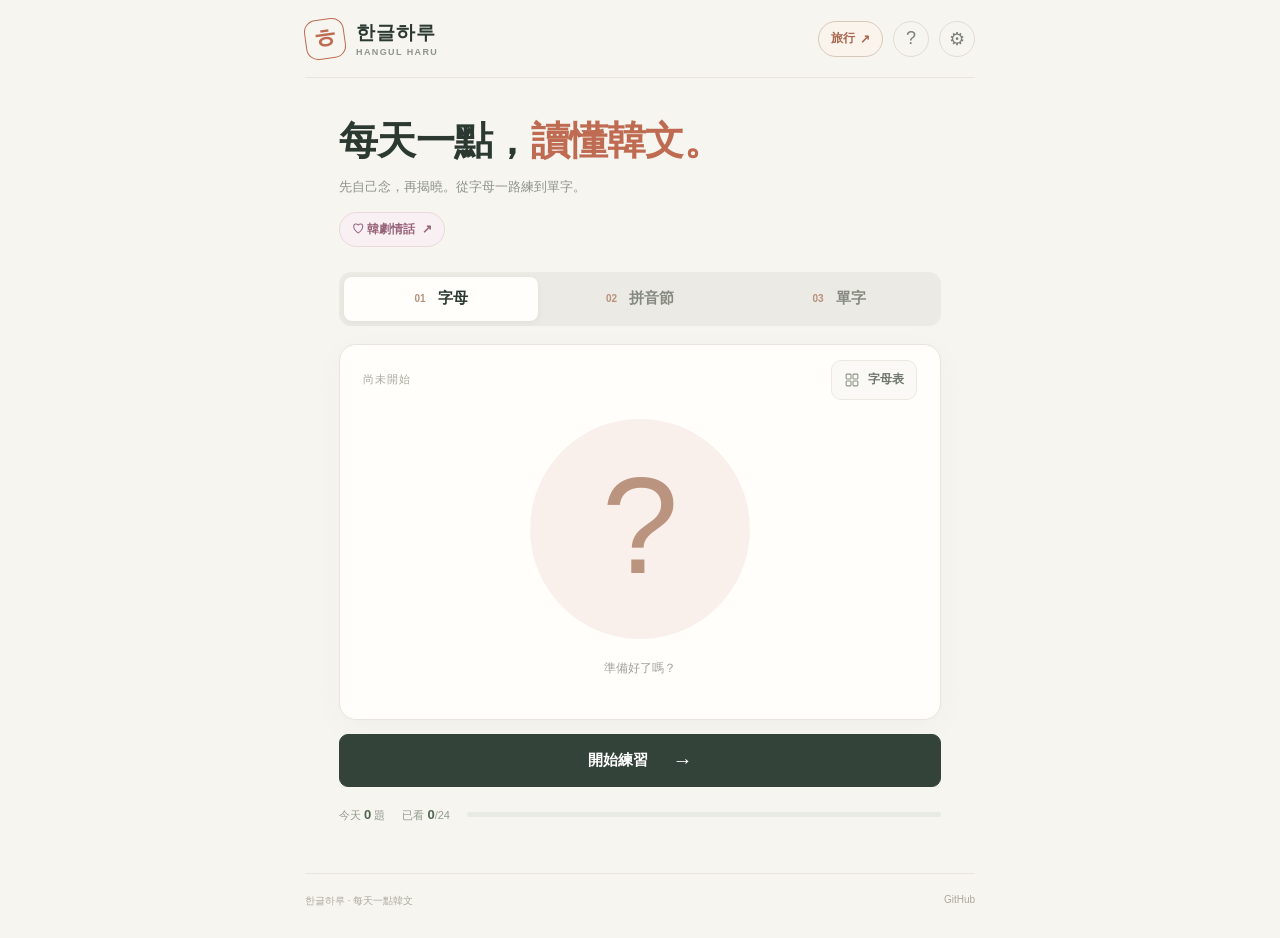
<file: index.html>
<!doctype html>
<html lang="zh-Hant">
<head>
  <meta charset="utf-8">
  <meta name="viewport" content="width=device-width, initial-scale=1, viewport-fit=cover">
  <meta name="theme-color" content="#f7f5f0">
  <meta name="description" content="韓文從零開始：24 個基本字母、拼音節、常用單字，搭配盲看與真人式韓語語音合成練習。">
  <title>한글하루 · 韓文入門練習</title>
  <link rel="stylesheet" href="./style.css">
  <script defer src="./app.js?v=20261027-full-chart"></script>
</head>
<body>
<div class="shell">
  <header class="topbar">
    <a class="brand" href="./" aria-label="韓文練習首頁"><span class="seal" aria-hidden="true">ㅎ</span><span><strong>한글하루</strong><small>HANGUL HARU</small></span></a>
    <div class="top-actions">
      <a class="travel-link" href="./travel/" title="韓國旅行常用句速查" aria-label="開啟韓國旅行速查表">旅行 <span aria-hidden="true">↗</span></a>
      <button type="button" class="icon-btn" id="helpBtn" aria-label="學習說明" title="學習說明">?</button>
      <div class="setting-wrap" id="settingWrap">
        <button type="button" class="icon-btn" id="settingBtn" aria-expanded="false" aria-controls="settings" aria-label="練習設定" title="設定">⚙</button>
        <section id="settings" class="settings" hidden>
          <div class="settings-title"><strong>練習設定</strong><button type="button" id="closeSettings" class="close-text">關閉 ×</button></div>
          <label class="row-setting">字母範圍<select id="letterFilter"><option value="all">全部基本字母</option><option value="vowel">只練母音</option><option value="consonant">只練子音</option></select></label>
          <label class="tick"><input id="advancedVowels" type="checkbox"> 加入延伸母音（11）</label>
          <label class="tick"><input id="tenseConsonants" type="checkbox"> 加入緊音子音（5）</label>
          <label class="tick"><input id="withBatchim" type="checkbox"> 拼音節加入收尾子音</label>
          <hr>
          <label class="row-setting">單字分類<select id="wordTheme"><option value="all">全部</option><option value="daily">日常</option><option value="food">美食</option><option value="travel">旅遊</option><option value="greeting">問候</option></select></label>
          <label class="tick"><input id="blind" type="checkbox" checked> 盲看模式</label>
          <label class="tick"><input id="random" type="checkbox" checked> 隨機抽題</label>
          <label class="tick"><input id="autoplay" type="checkbox"> 揭曉自動播放讀音</label>
        </section>
      </div>
    </div>
  </header>

  <main class="practice">
    <div class="intro">
      <h1>每天一點，<em>讀懂韓文。</em></h1>
      <p>先自己念，再揭曉。從字母一路練到單字。</p>
      <a class="drama-home-link" href="./drama/">♡ 韓劇情話 <span aria-hidden="true">↗</span></a>
    </div>
    <div class="tabs" role="tablist" aria-label="練習階段">
      <button type="button" class="tab active" role="tab" aria-selected="true" data-mode="letters"><small>01</small><span>字母</span></button>
      <button type="button" class="tab" role="tab" aria-selected="false" data-mode="syllables"><small>02</small><span>拼音節</span></button>
      <button type="button" class="tab" role="tab" aria-selected="false" data-mode="words"><small>03</small><span>單字</span></button>
    </div>

    <article class="flashcard" id="card" aria-label="韓文練習卡片">
      <div class="card-label">
        <span id="cardCount" aria-label="練習題進度">尚未開始</span>
        <button id="chartOpen" type="button" class="lookup-btn" aria-haspopup="dialog" aria-controls="chartDialog"><svg aria-hidden="true" viewBox="0 0 24 24" fill="none" stroke="currentColor" stroke-width="1.65" stroke-linecap="round" stroke-linejoin="round"><rect x="3.25" y="3.25" width="7.25" height="7.25" rx="1.25"/><rect x="13.5" y="3.25" width="7.25" height="7.25" rx="1.25"/><rect x="3.25" y="13.5" width="7.25" height="7.25" rx="1.25"/><rect x="13.5" y="13.5" width="7.25" height="7.25" rx="1.25"/></svg><span>字母表</span></button>
      </div>
      <div id="question" class="question-area">
        <div class="circle"><div lang="ko" id="glyph" class="glyph">?</div></div>
        <p id="questionPrompt">準備好了嗎？</p>
        <span id="hint" class="hint" hidden></span>
      </div>
      <div id="answer" class="answer" hidden>
        <div class="answer-head">
          <div lang="ko" id="answerGlyph" class="answer-glyph"></div>
          <div class="answer-details">
            <strong id="roman" class="roman"></strong>
            <p id="pronunciation" class="pronunciation"></p>
            <button type="button" id="audioBtn" class="audio-btn">♫ 聽發音</button>
          </div>
        </div>
        <div class="composition" id="composition" hidden><small>拆解</small><strong id="compositionText" lang="ko"></strong></div>
        <div class="vocab">
          <div class="vocab-title" id="vocabHeading">例字</div>
          <div class="vocab-row">
            <div class="vocab-text">
              <div id="vocabKo" lang="ko" class="vocab-ko"></div>
              <p id="vocabRoman" class="vocab-roman"></p>
              <strong id="vocabZh" class="vocab-zh"></strong>
            </div>
            <button type="button" id="vocabAudioBtn" class="audio-btn vocab-audio-btn" aria-label="播放例字發音">♫ <span>聽單字</span></button>
          </div>
        </div>
        <p class="note" id="note" hidden></p>
      </div>
    </article>
    <div class="controls">
      <button type="button" id="mainBtn" class="main-btn">開始練習 <span>→</span></button>
      <button type="button" id="skipBtn" class="skip-btn" hidden><span>略過</span><svg aria-hidden="true" viewBox="0 0 24 24" fill="none" stroke="currentColor" stroke-width="1.7" stroke-linecap="round" stroke-linejoin="round"><path d="M3.5 12h12m-5.25-5.25L15.5 12l-5.25 5.25M20 5v14"/></svg></button>
    </div>
    <div class="progress-inline">
      <span>今天 <strong id="todayCount">0</strong> 題</span>
      <span>已看 <strong id="seenCount">0</strong><span id="totalCount">/24</span></span>
      <div class="progress" role="progressbar" aria-label="本階段練習進度" aria-valuemin="0" aria-valuemax="100" aria-valuenow="0" id="progressTrack"><div id="progressBar"></div></div>
    </div>
    <p class="shortcuts" id="shortcuts" hidden>鍵盤 <kbd>Space</kbd> 揭曉／下一題 · <kbd>→</kbd> 略過</p>
  </main>
  <footer><span>한글하루 · 每天一點韓文</span><a href="https://github.com/sianghuang/hangul-haru" target="_blank" rel="noopener noreferrer">GitHub</a></footer>
</div>

<dialog id="chartDialog" class="chart-dialog" aria-labelledby="chartTitle">
  <div class="chart-header"><div><h2 id="chartTitle">完整字母表</h2><p>40 個韓文字母全部顯示 · 點灰色字母可加入練習 · <span class="seen-guide">綠色代表已看過</span></p></div><button type="button" id="chartClose" class="dialog-close" aria-label="關閉字母表">×</button></div>
  <div id="chartBody" class="chart-body"></div>
</dialog>

<dialog id="helpDialog" class="help-dialog" aria-labelledby="helpTitle">
  <button type="button" class="dialog-close help-close" id="closeHelp" aria-label="關閉說明">×</button>
  <h2 id="helpTitle">韓文像積木一樣拼。</h2>
  <div class="help-demo" lang="ko"><span>ㄱ</span><i>＋</i><span>ㅏ</span><i>＝</i><strong>가</strong></div>
  <p>韓文先用子音和母音組成音節，再把音節串成單字。母音開頭時會用不發聲的 ㅇ 佔位，例如 아。</p>
  <p>依序練「字母 → 拼音節 → 單字」。羅馬拼音只是輔助，請多聽韓文發音；收尾子音和連音可能讓實際讀法不同。</p>
  <button type="button" class="main-btn help-start" id="helpStart">開始練習 →</button>
</dialog>
</body>
</html>
</file>
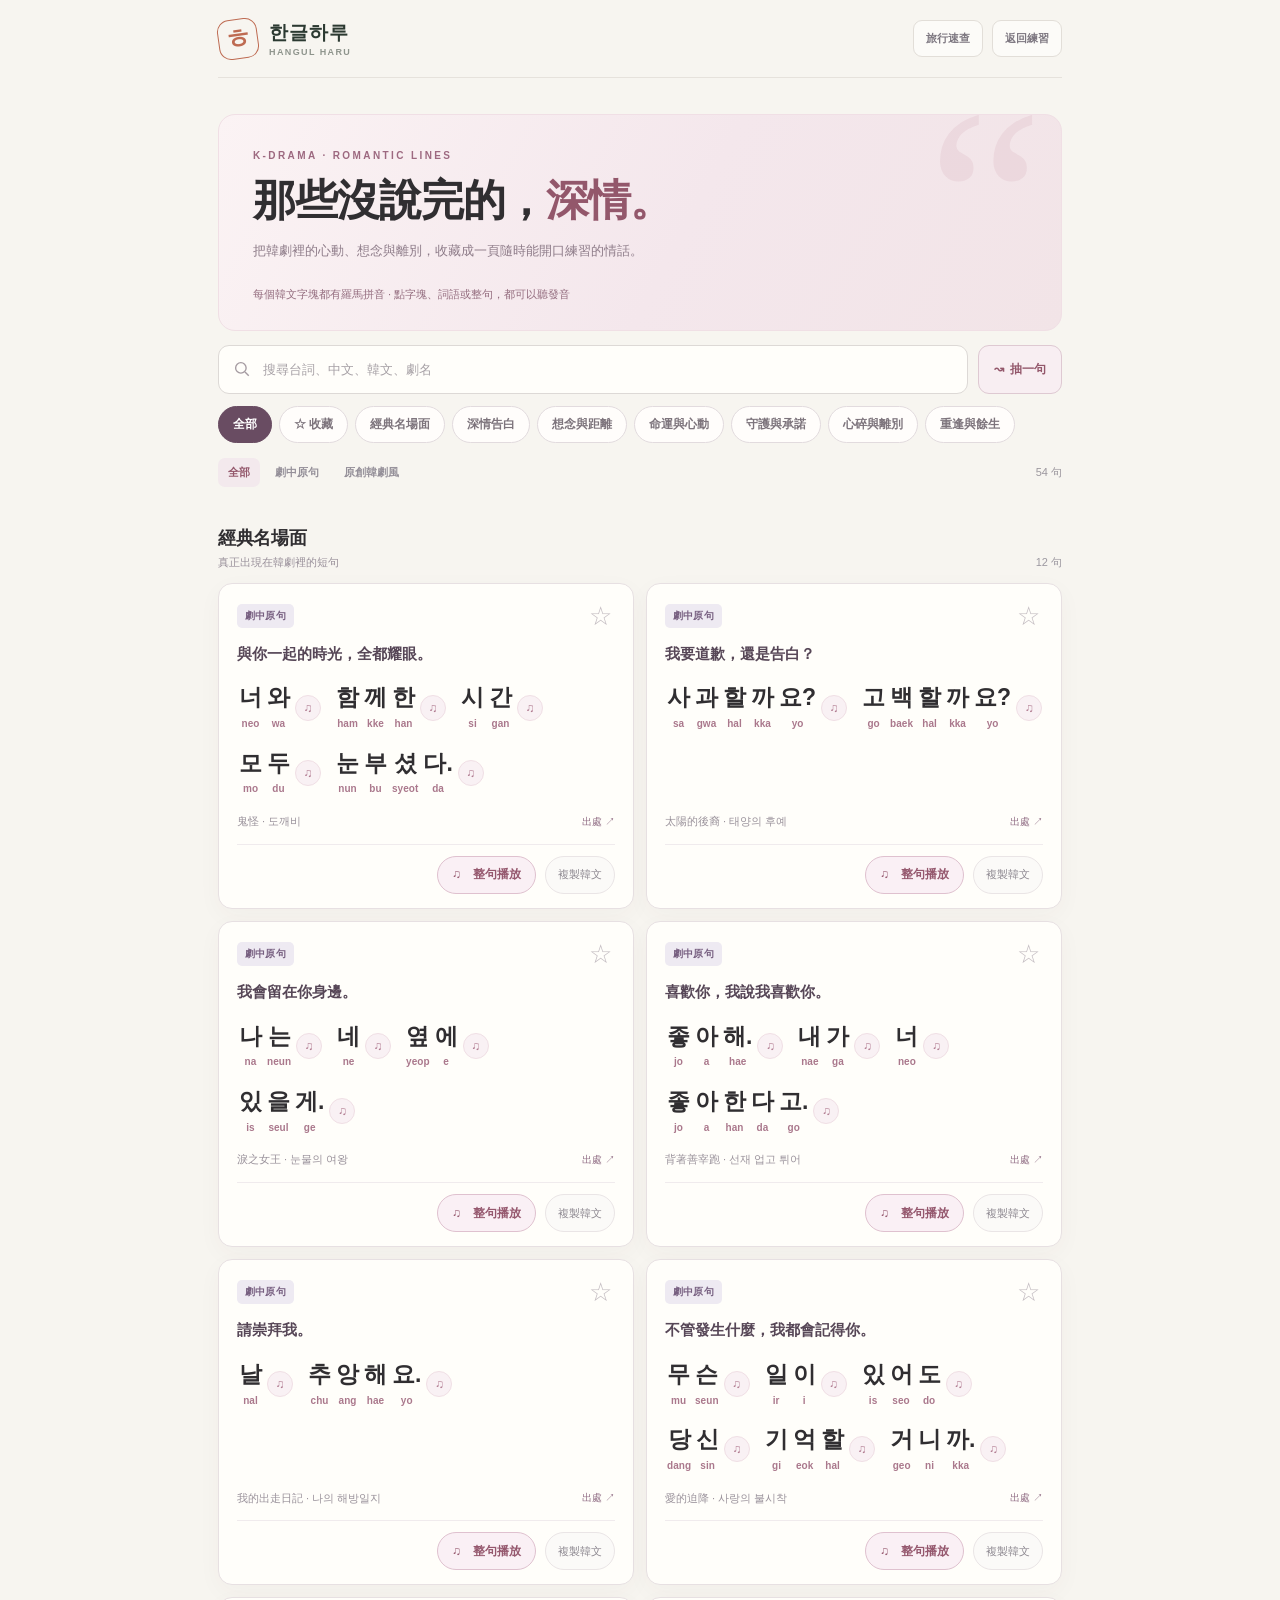
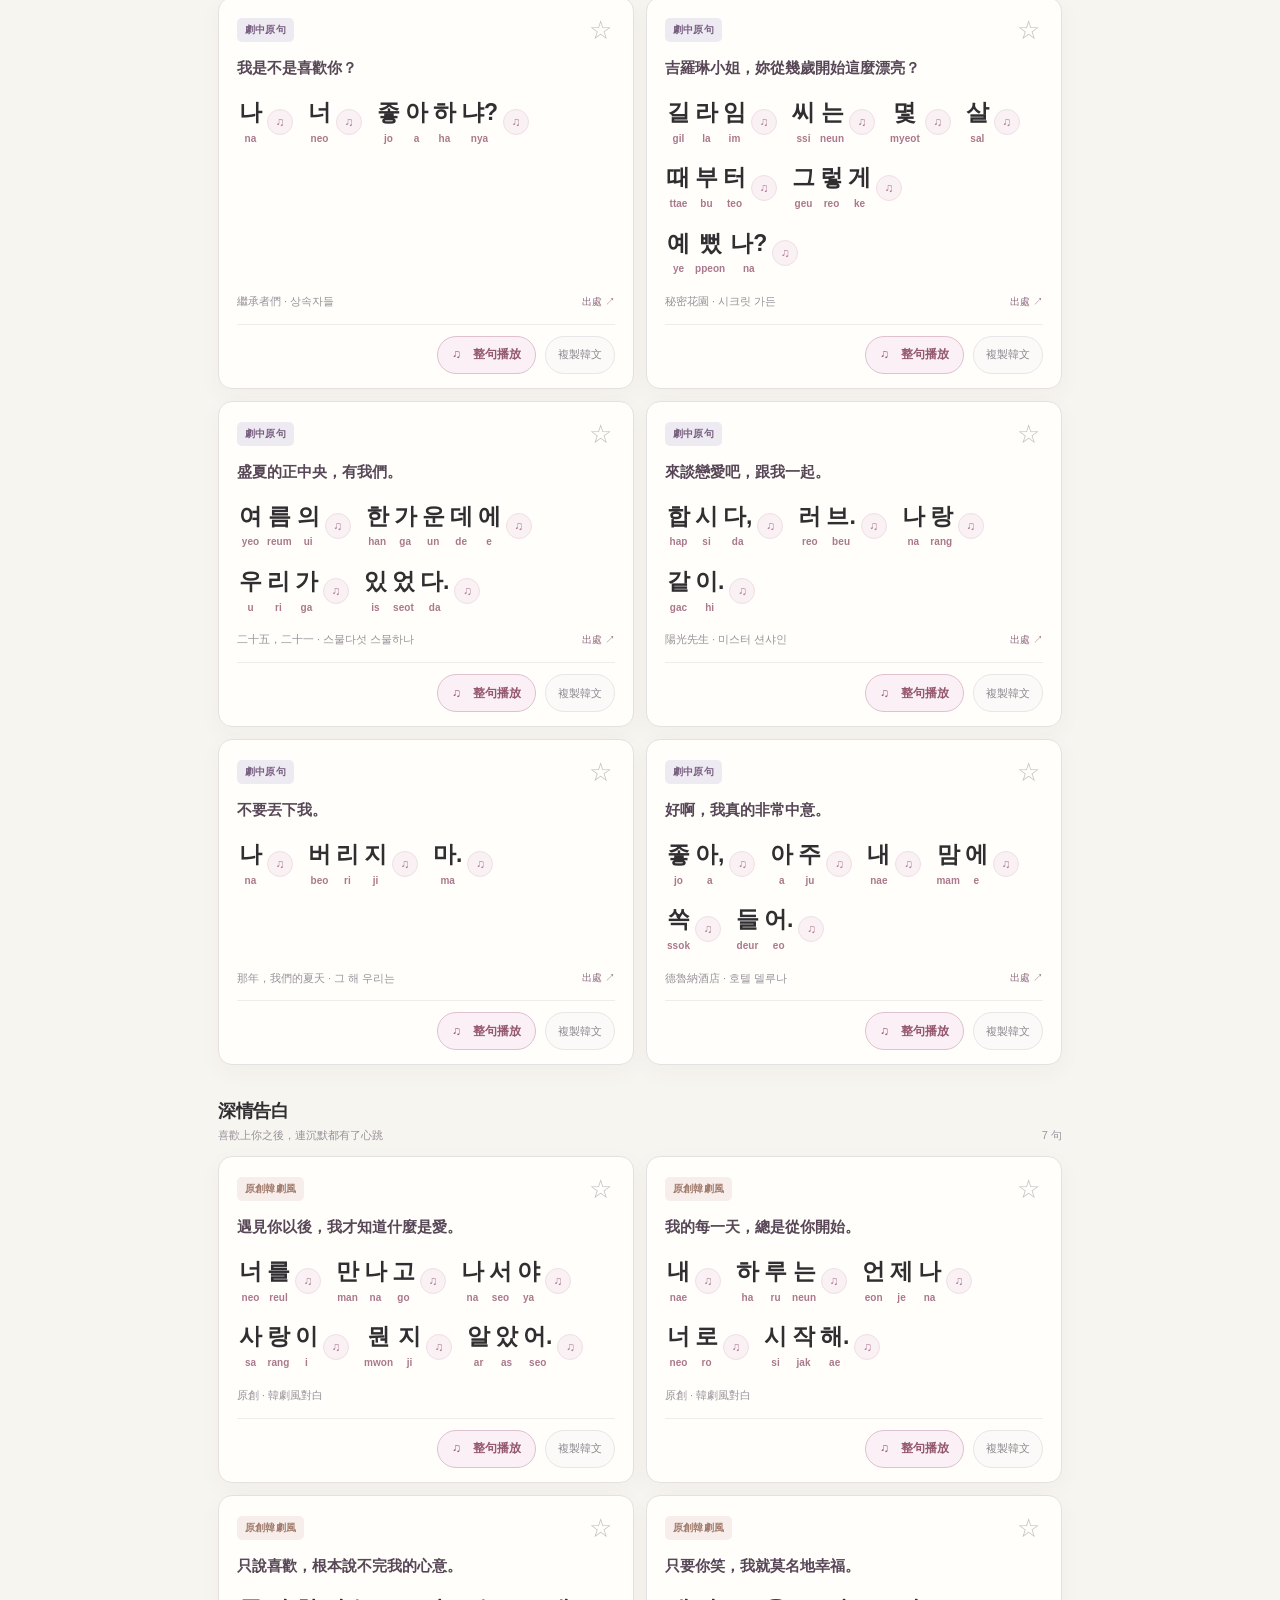
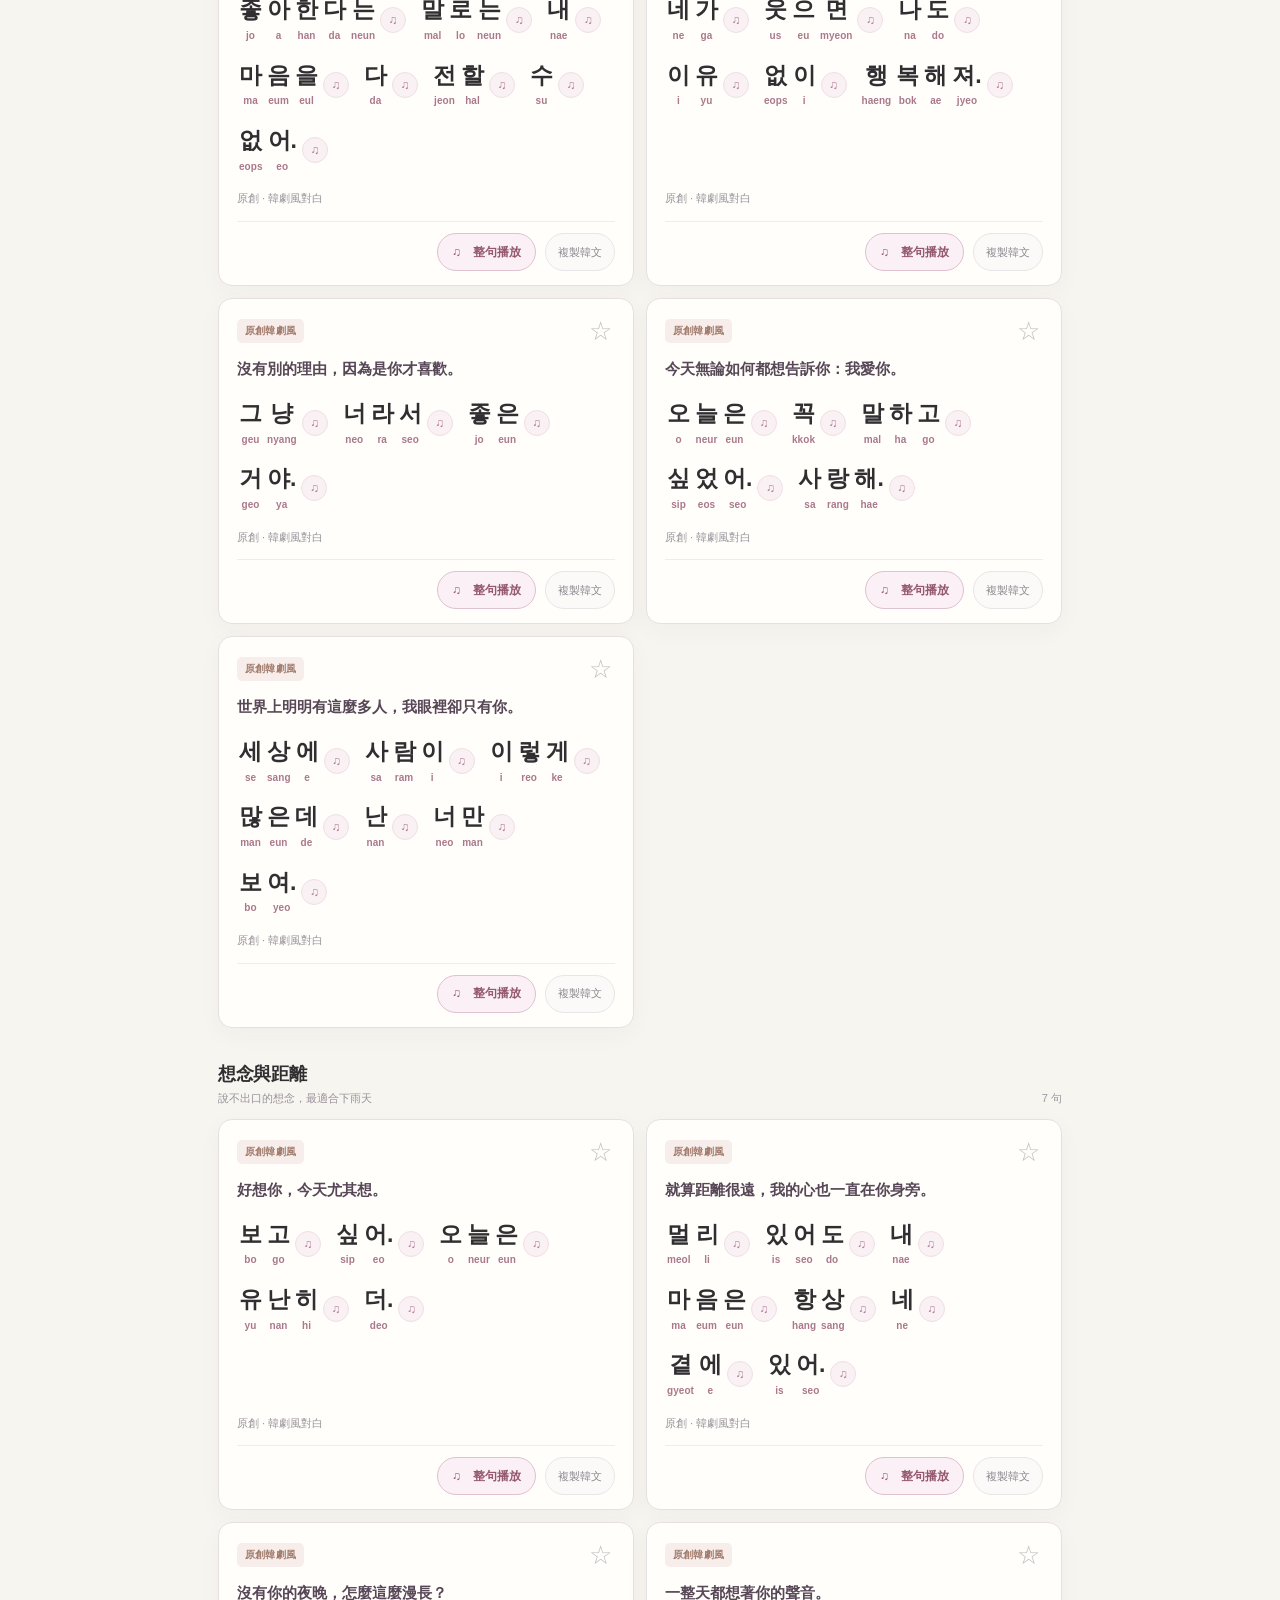
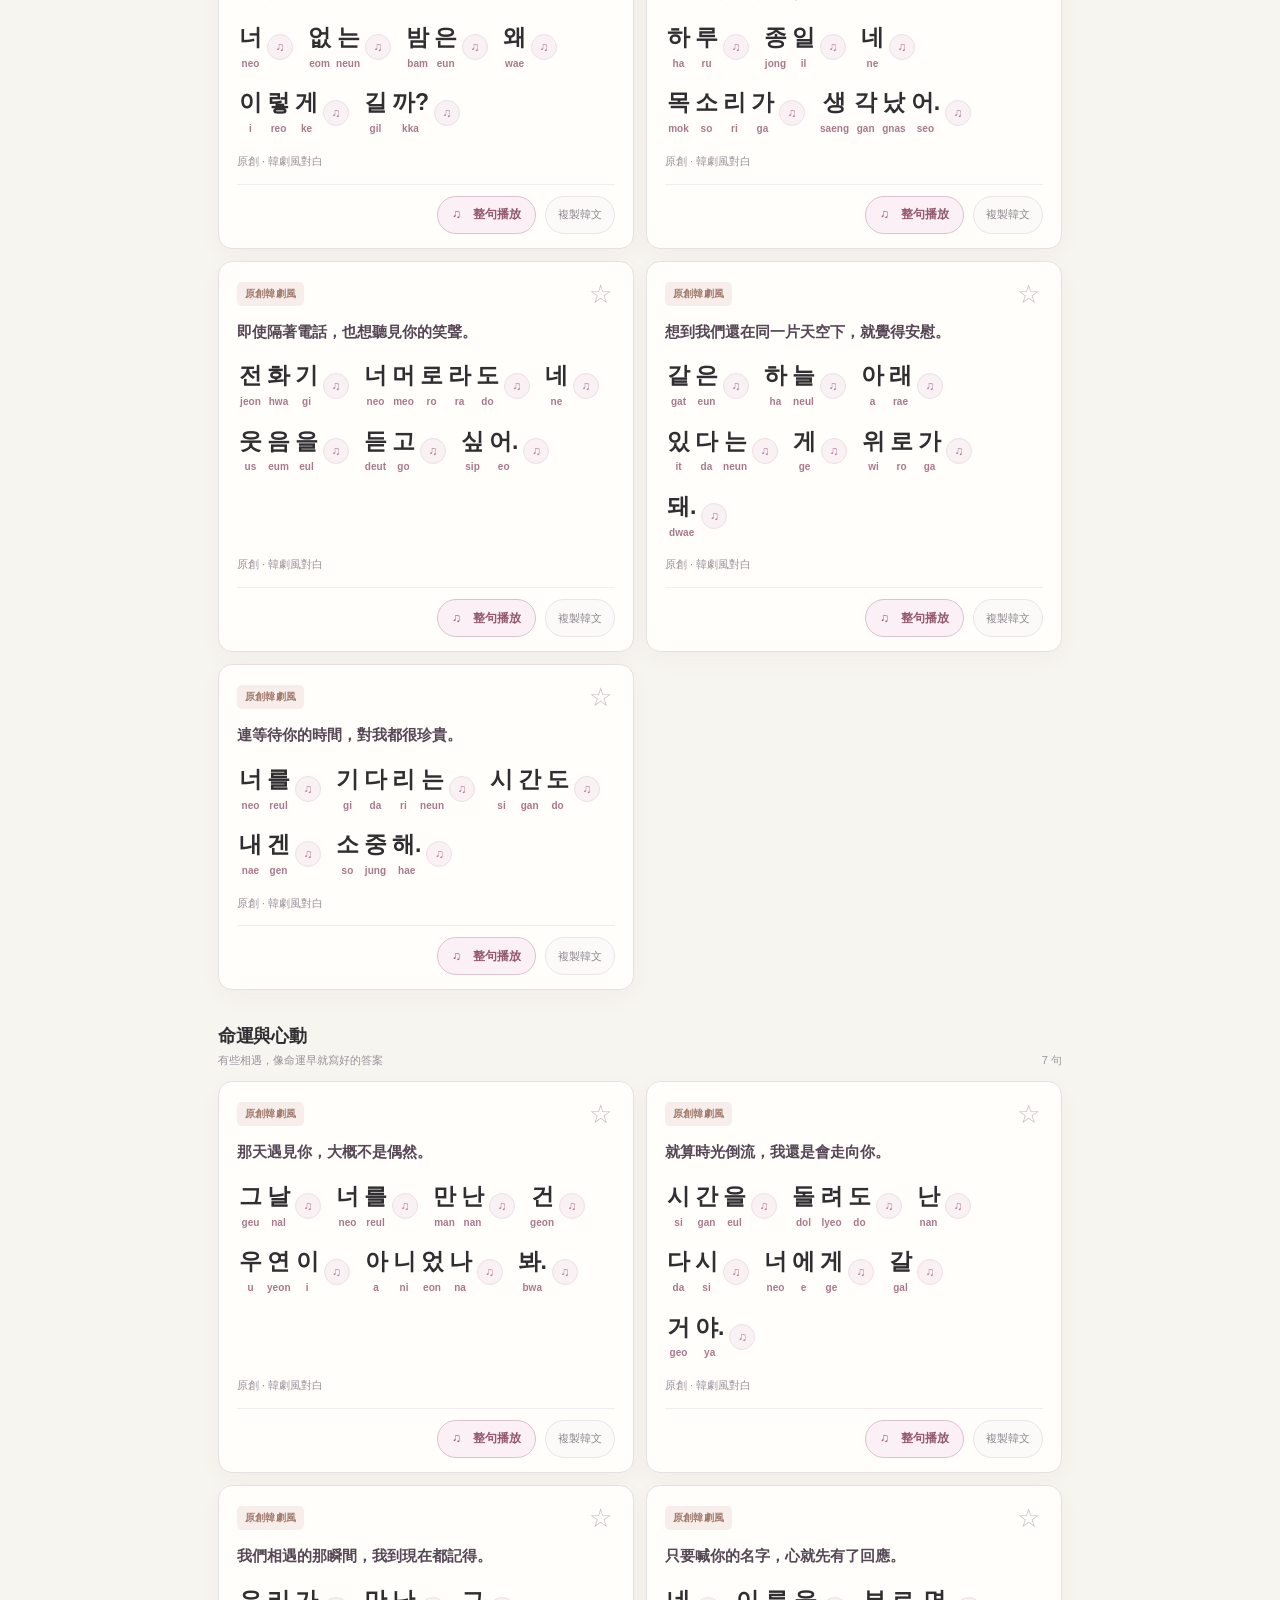
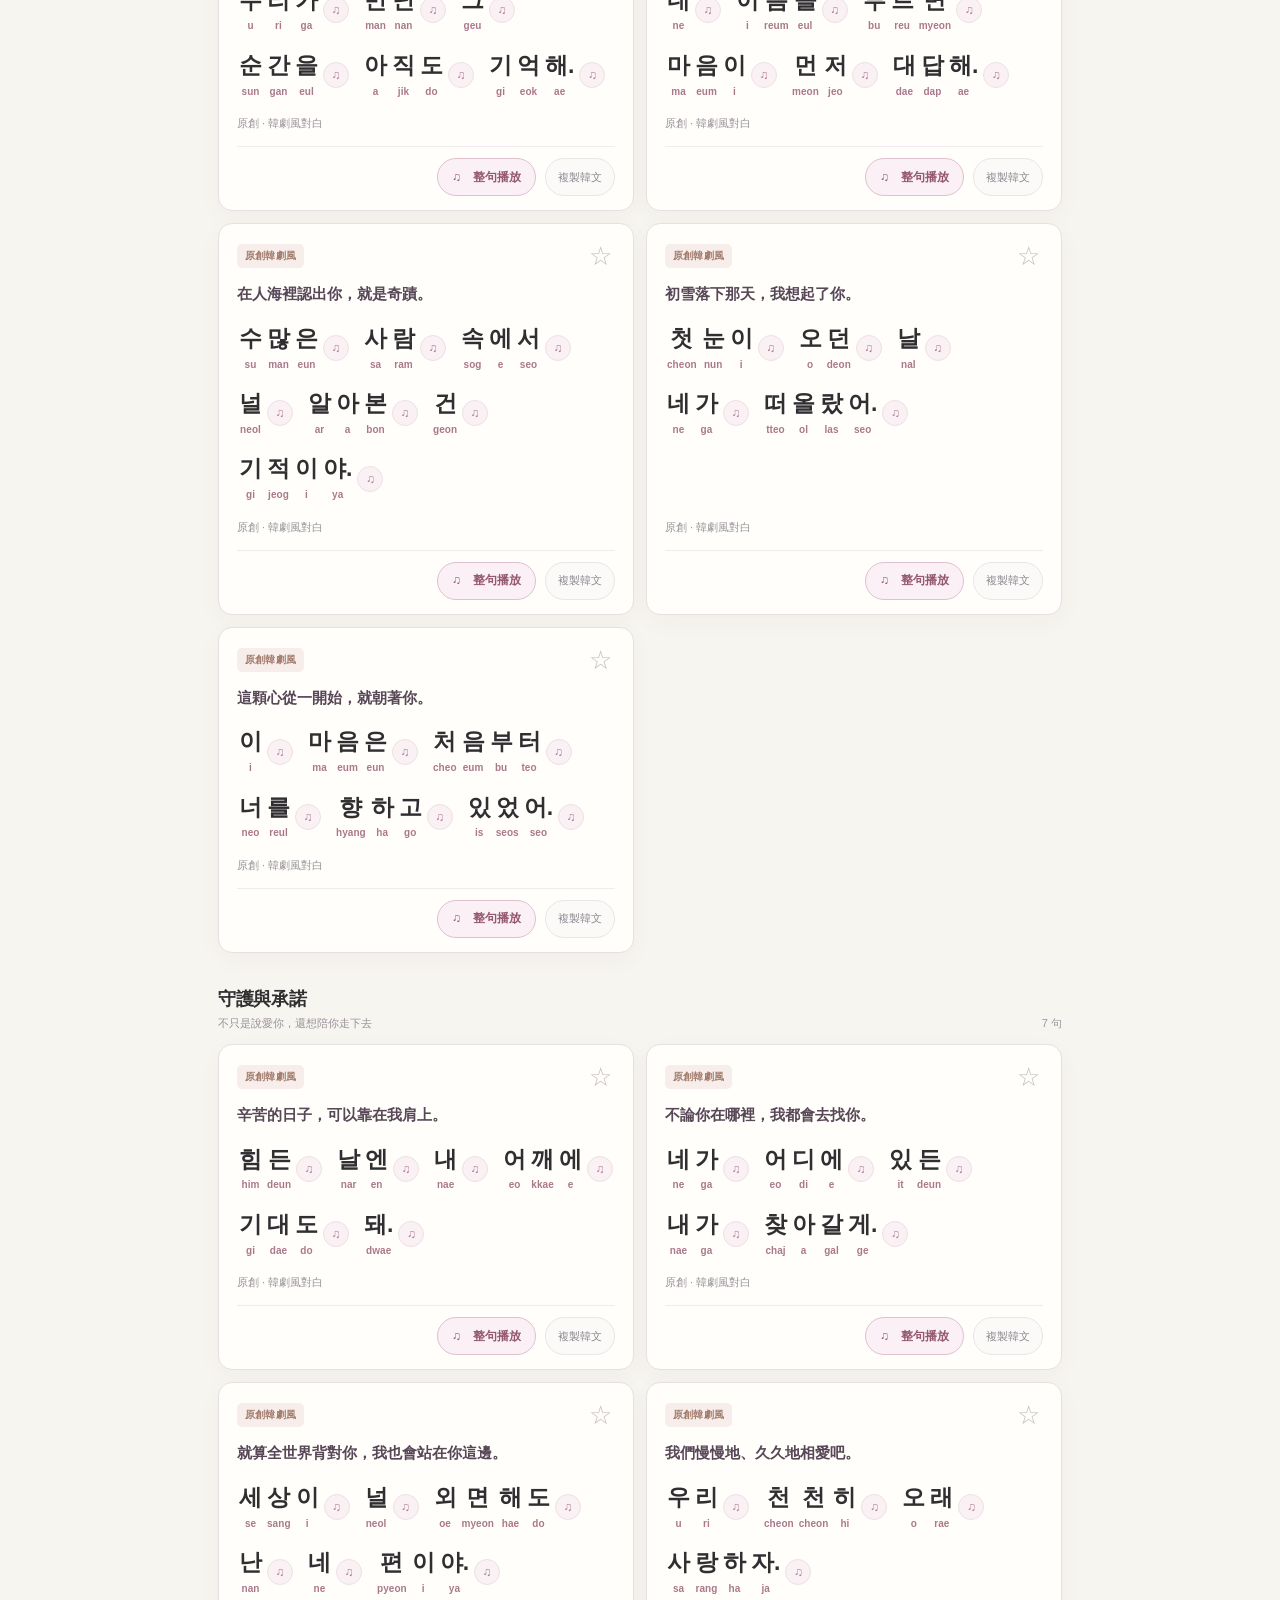
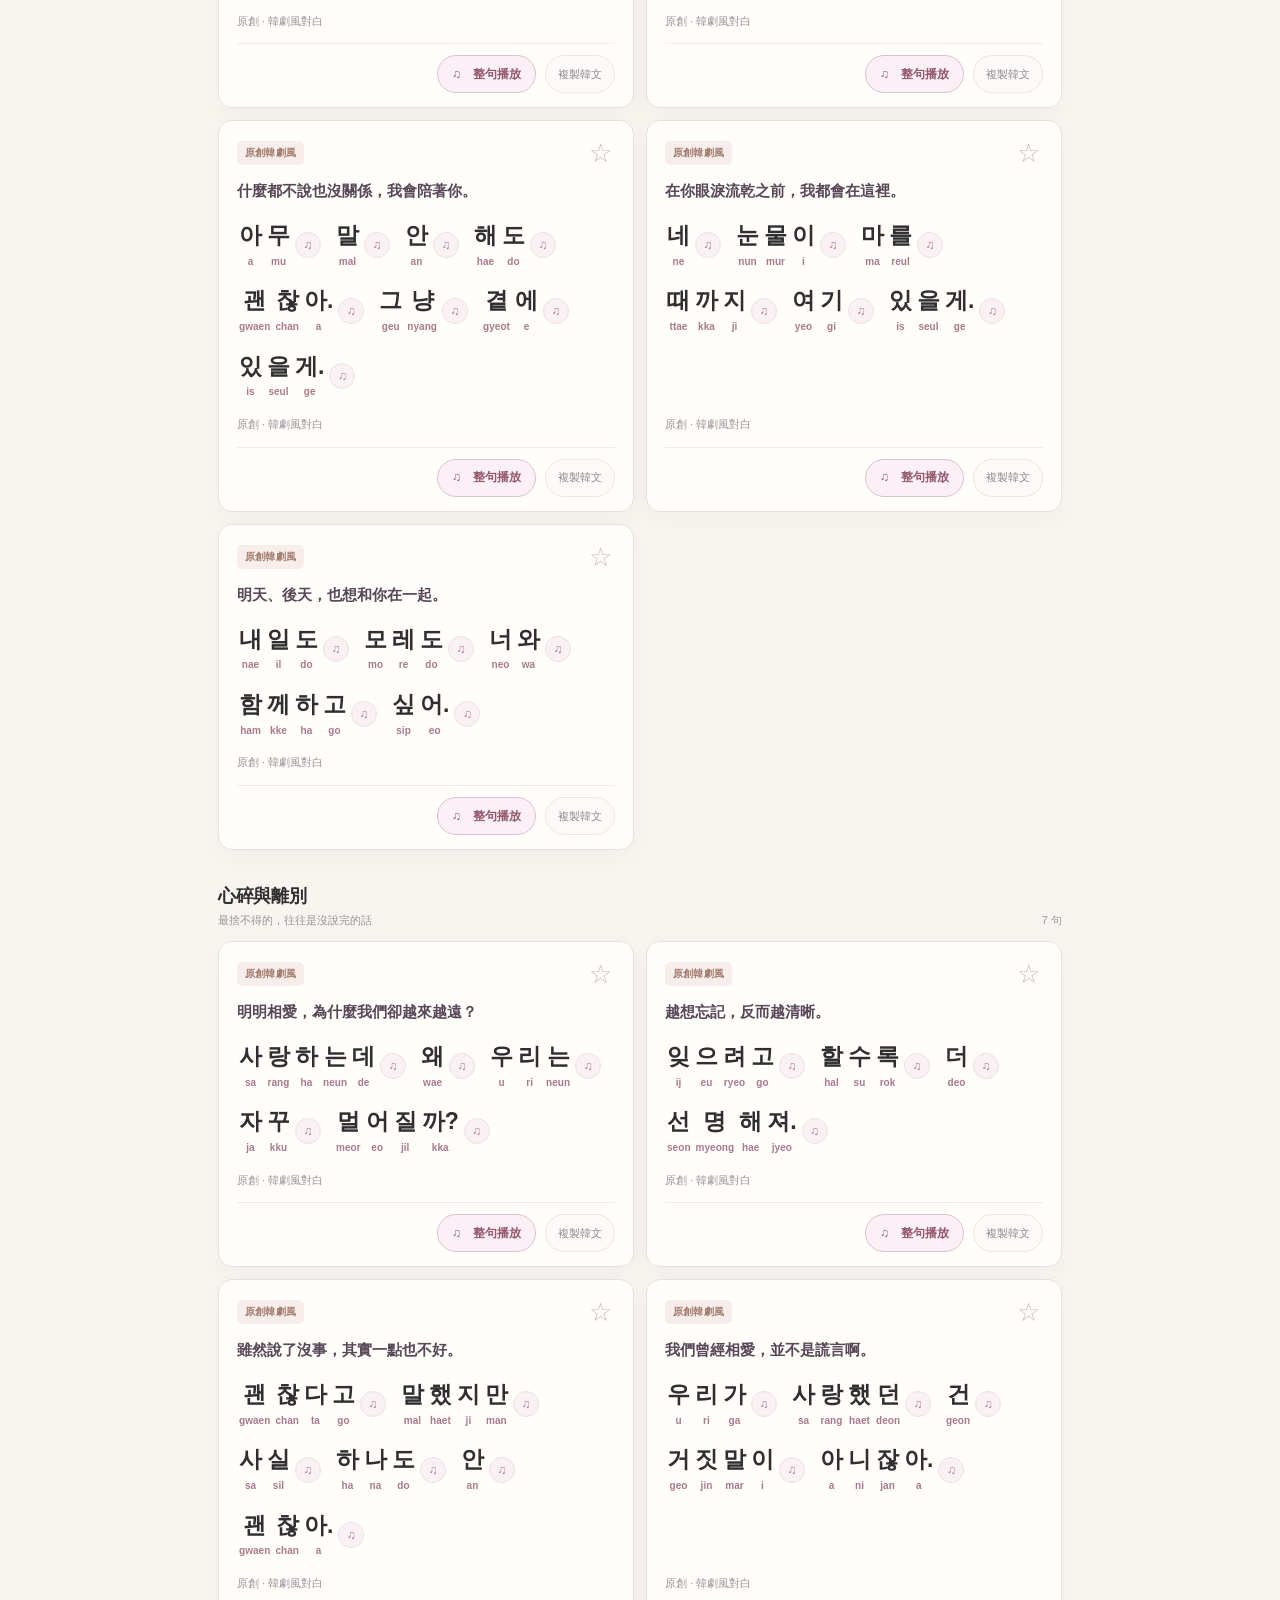
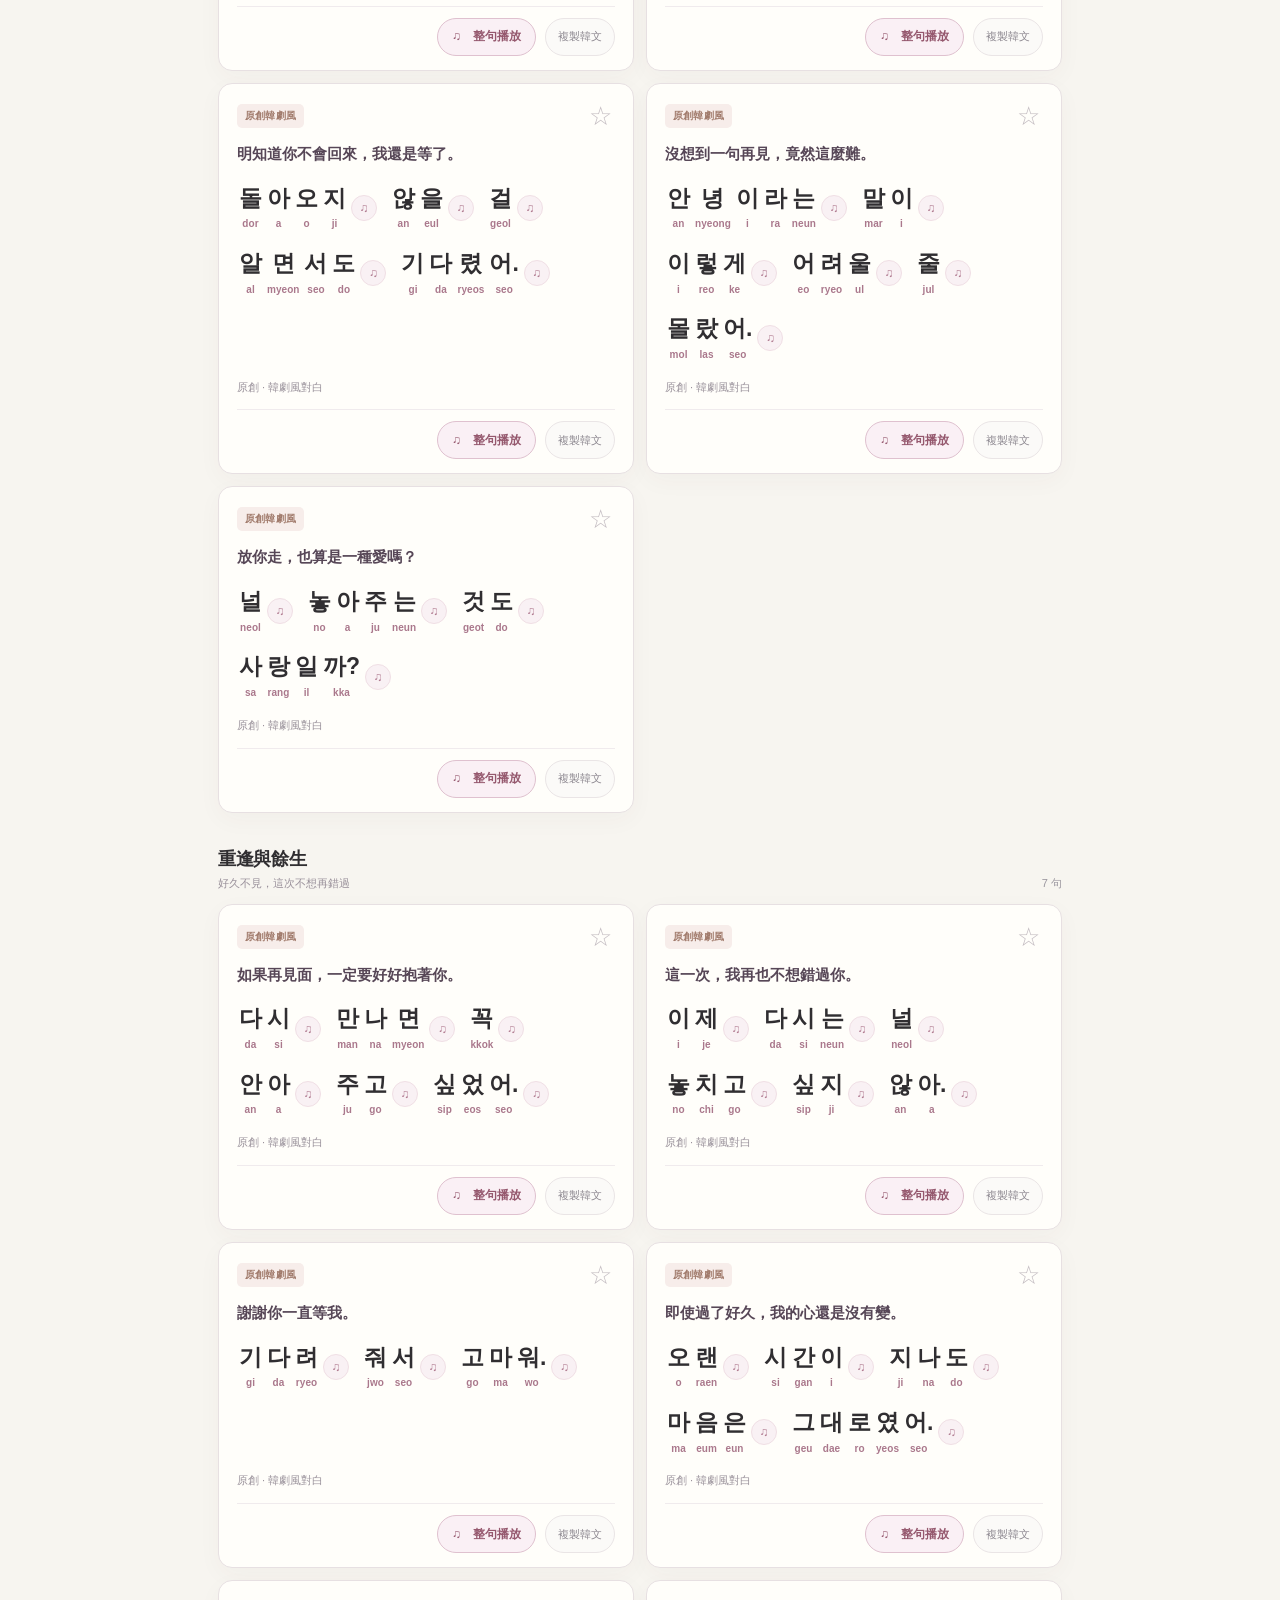
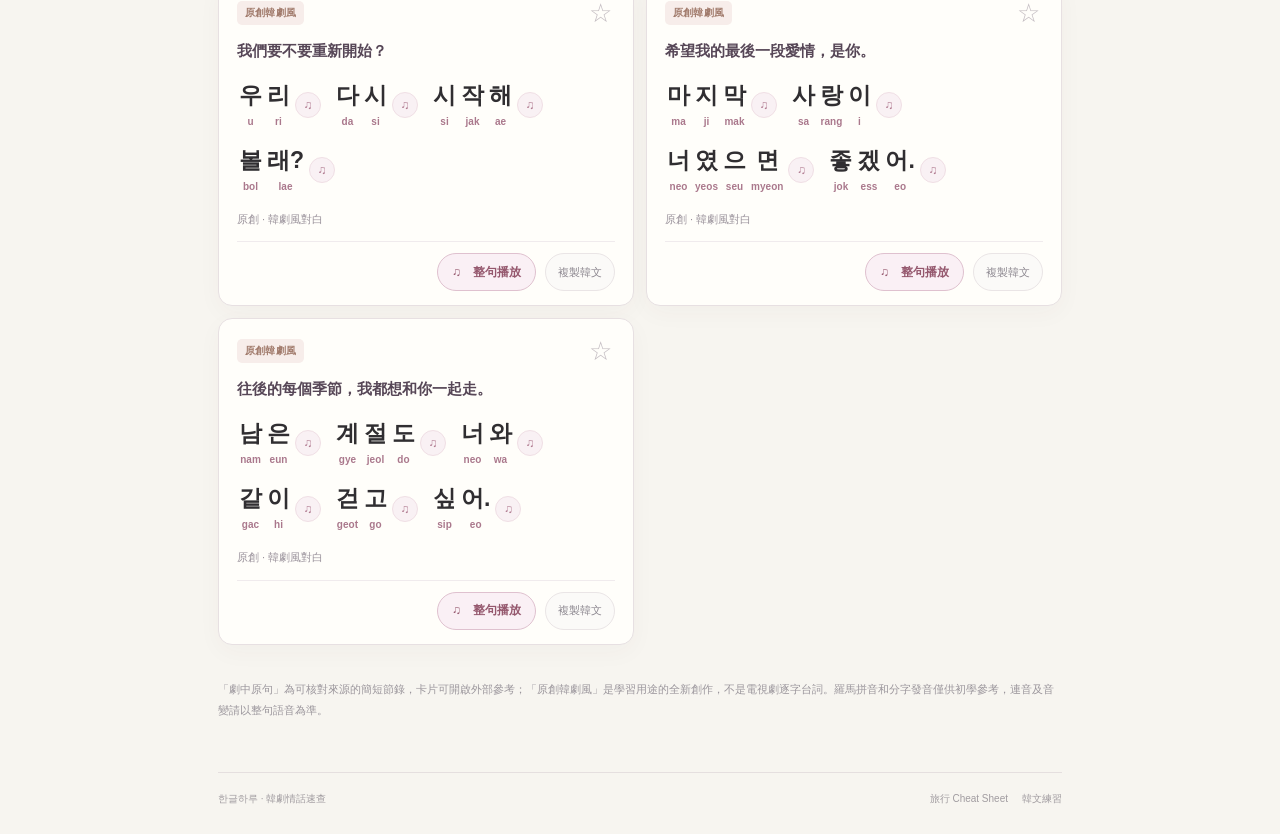
<file: drama/index.html>
<!doctype html>
<html lang="zh-Hant">
<head>
  <meta charset="utf-8">
  <meta name="viewport" content="width=device-width,initial-scale=1,viewport-fit=cover">
  <meta name="theme-color" content="#f7f5f0">
  <meta name="description" content="韓劇浪漫名台詞與韓劇風原創深情對白，繁體中文、韓文、羅馬拼音逐字對照，單字與整句發音。">
  <title>韓劇情話 · 한글하루</title>
  <link rel="stylesheet" href="./drama.css?v=20261027">
  <script defer src="../travel/syllables.js"></script>
  <script defer src="./lines.js?v=20261027"></script>
  <script defer src="./drama.js?v=20261027"></script>
</head>
<body>
<div class="shell">
  <header class="topbar">
    <a class="brand" href="../" aria-label="返回韓文練習首頁"><span class="seal" aria-hidden="true">ㅎ</span><span><strong>한글하루</strong><small>HANGUL HARU</small></span></a>
    <nav class="cross-nav" aria-label="站內導覽">
      <a href="../travel/">旅行速查</a>
      <a href="../">返回練習</a>
    </nav>
  </header>
  <main>
    <header class="hero">
      <span class="eyebrow">K-DRAMA · ROMANTIC LINES</span>
      <h1>那些沒說完的，<em>深情。</em></h1>
      <p>把韓劇裡的心動、想念與離別，收藏成一頁隨時能開口練習的情話。</p>
      <div class="hero-mark" aria-hidden="true">“</div>
      <div class="hero-note">每個韓文字塊都有羅馬拼音 · 點字塊、詞語或整句，都可以聽發音</div>
    </header>
    <section class="toolbar" aria-label="搜尋與篩選">
      <div class="search-row">
        <label class="search" for="searchInput">
          <svg aria-hidden="true" viewBox="0 0 24 24" fill="none" stroke="currentColor" stroke-width="1.8"><circle cx="10.5" cy="10.5" r="7"/><path d="m16 16 5 5"/></svg>
          <input id="searchInput" type="search" autocomplete="off" placeholder="搜尋台詞、中文、韓文、劇名" aria-label="搜尋韓劇對白">
        </label>
        <button type="button" id="randomBtn" class="random-btn" title="隨機抽一句情話">↝ <span>抽一句</span></button>
      </div>
      <nav id="categoryNav" class="category-nav" aria-label="心情分類"></nav>
      <div class="filter-bar">
        <div id="sourceFilters" class="source-filters" role="group" aria-label="台詞來源">
          <button type="button" data-kind="all" aria-pressed="true">全部</button>
          <button type="button" data-kind="verified" aria-pressed="false">劇中原句</button>
          <button type="button" data-kind="original" aria-pressed="false">原創韓劇風</button>
        </div>
        <span id="resultCount" role="status" aria-live="polite"></span>
      </div>
    </section>
    <div id="featured" class="featured" hidden></div>
    <div id="sections"></div>
    <p class="disclaimer">「劇中原句」為可核對來源的簡短節錄，卡片可開啟外部參考；「原創韓劇風」是學習用途的全新創作，不是電視劇逐字台詞。羅馬拼音和分字發音僅供初學參考，連音及音變請以整句語音為準。</p>
  </main>
  <footer><span>한글하루 · 韓劇情話速查</span><div><a href="../travel/">旅行 Cheat Sheet</a><a href="../">韓文練習</a></div></footer>
</div>
<div id="toast" class="toast" role="status" aria-live="polite" hidden></div>
</body>
</html>
</file>
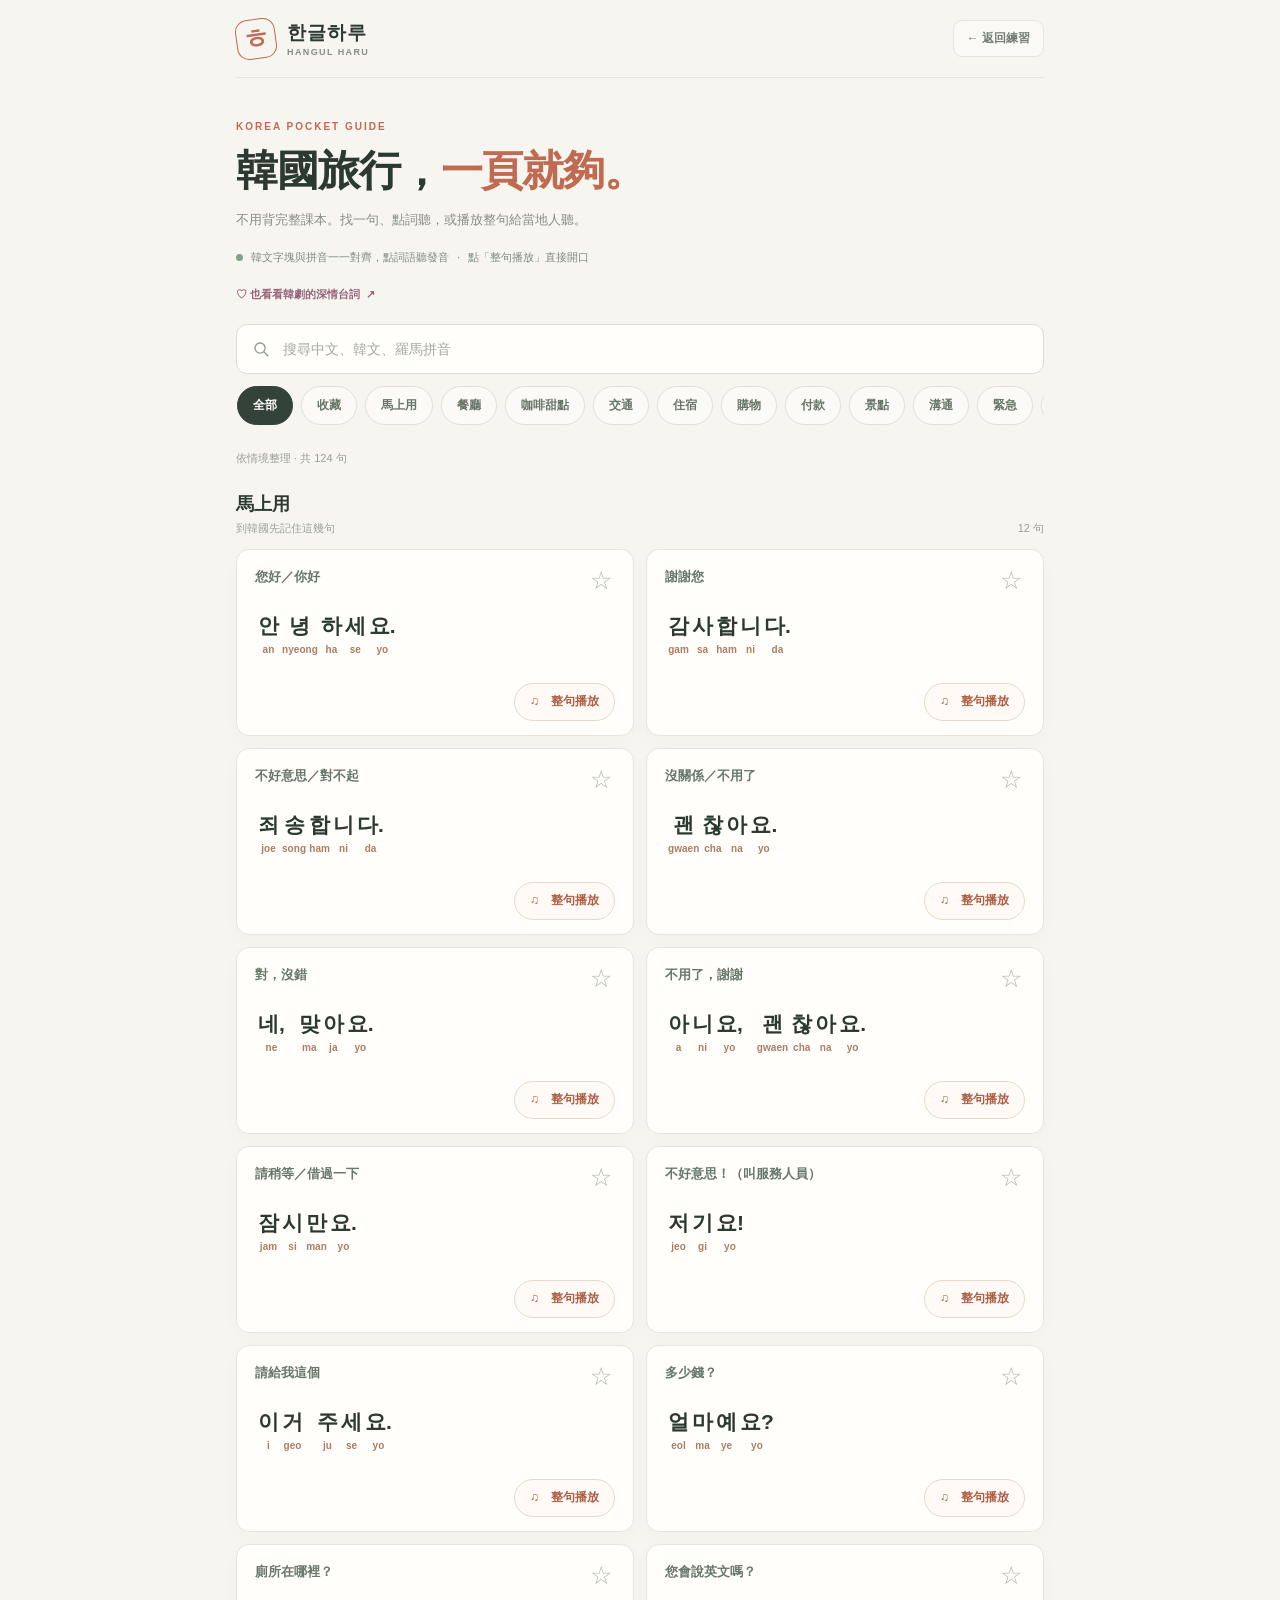
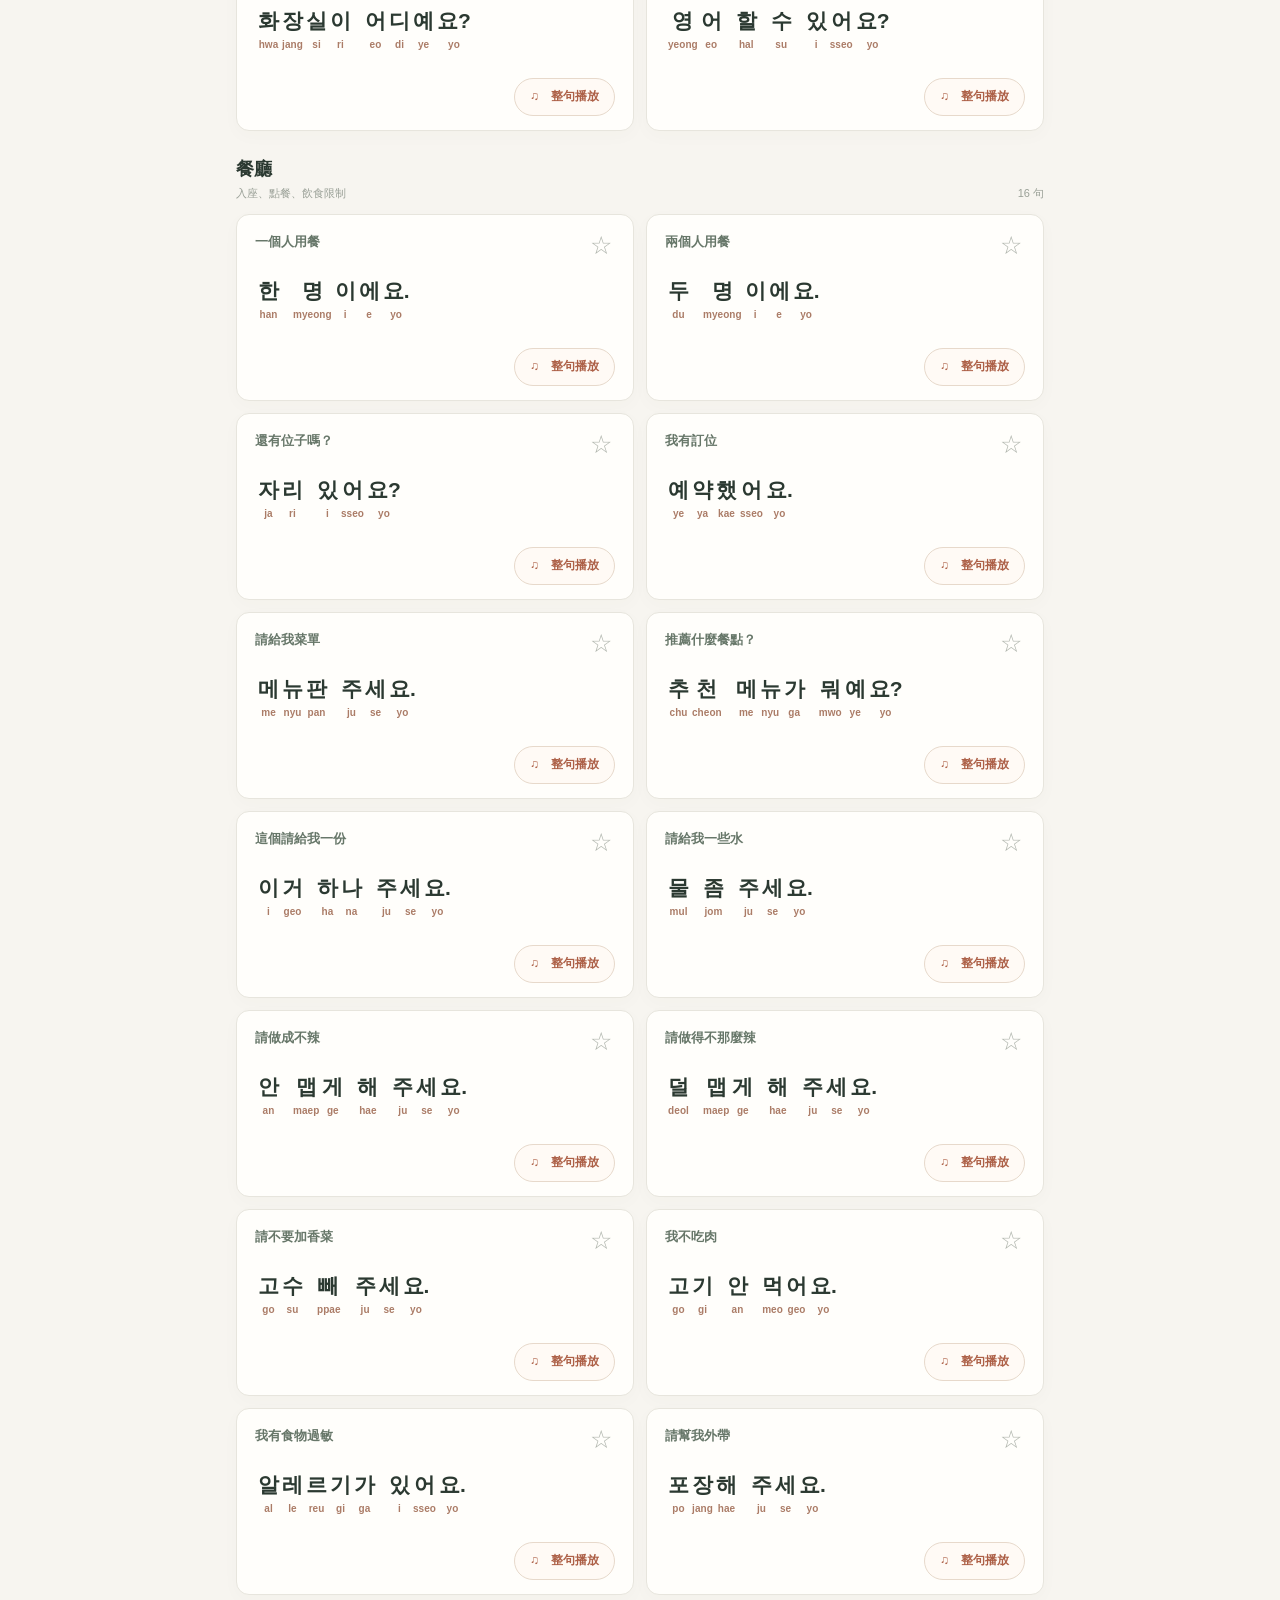
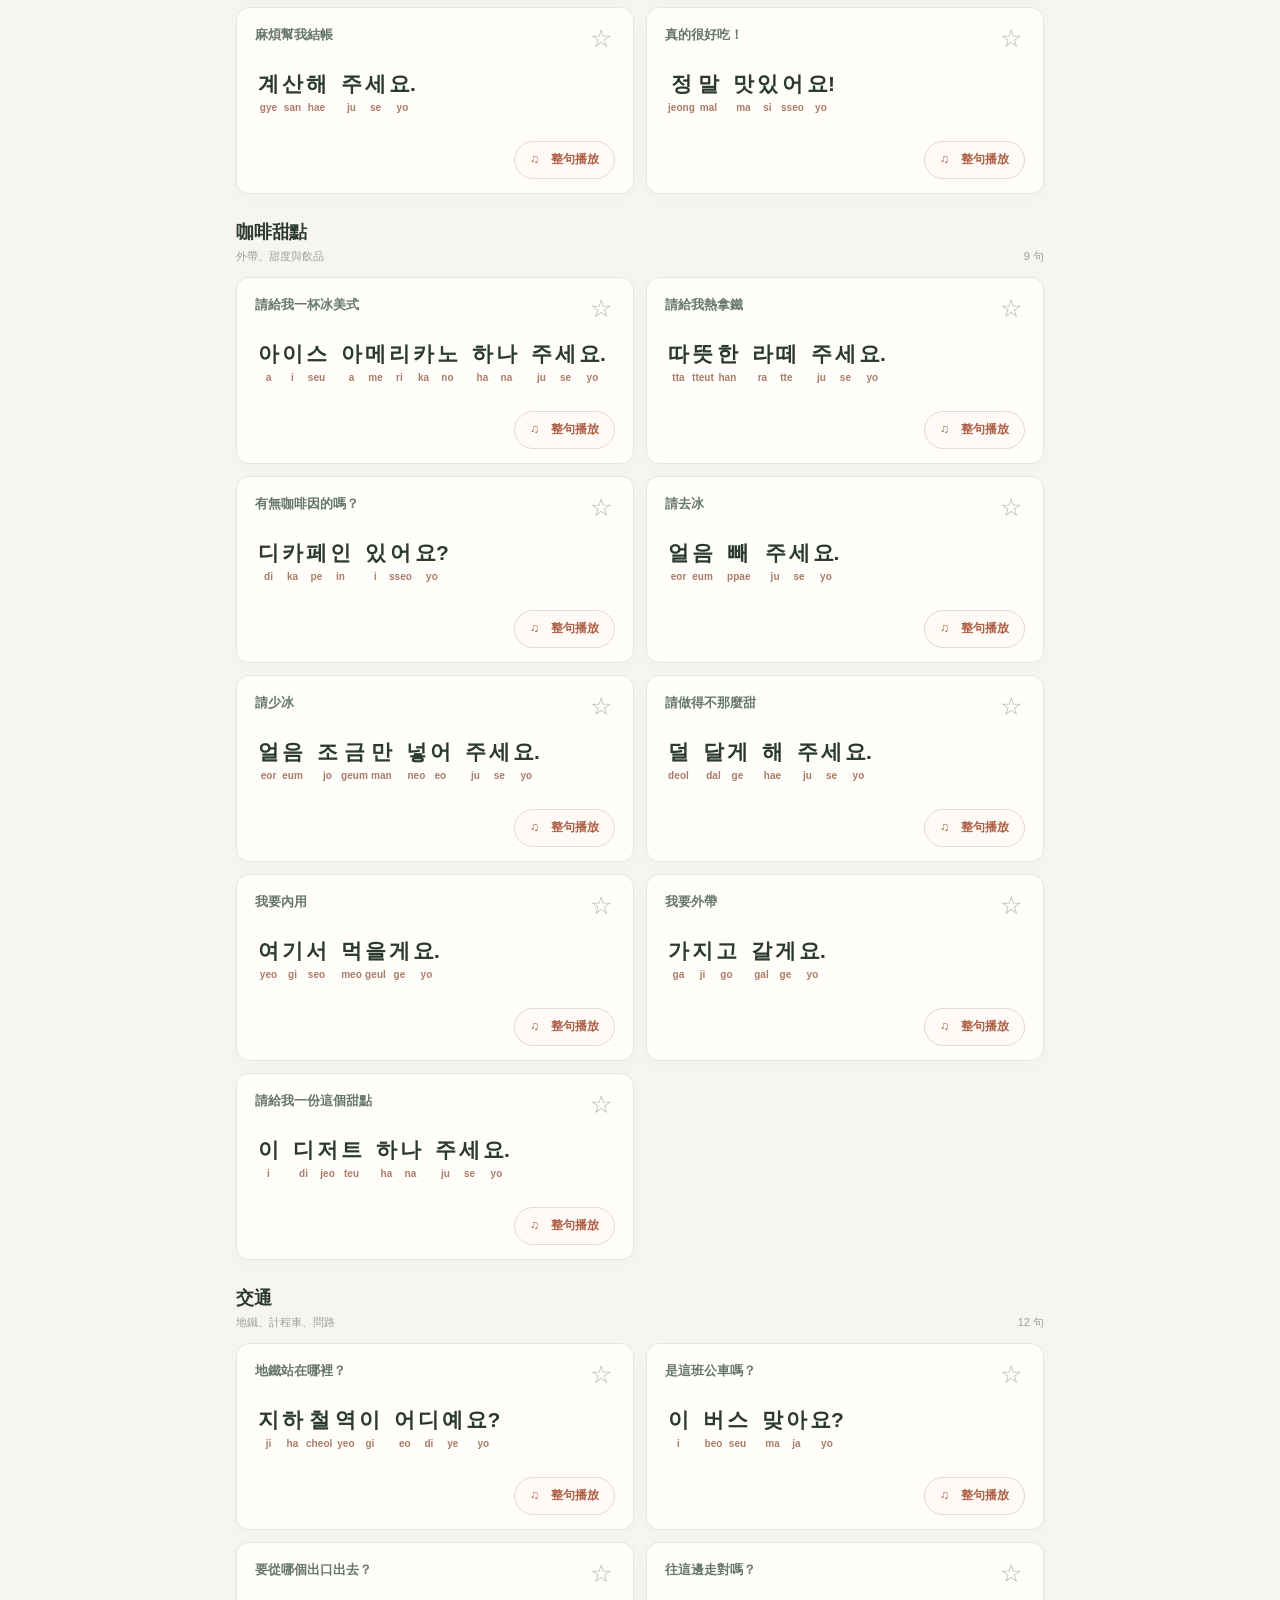
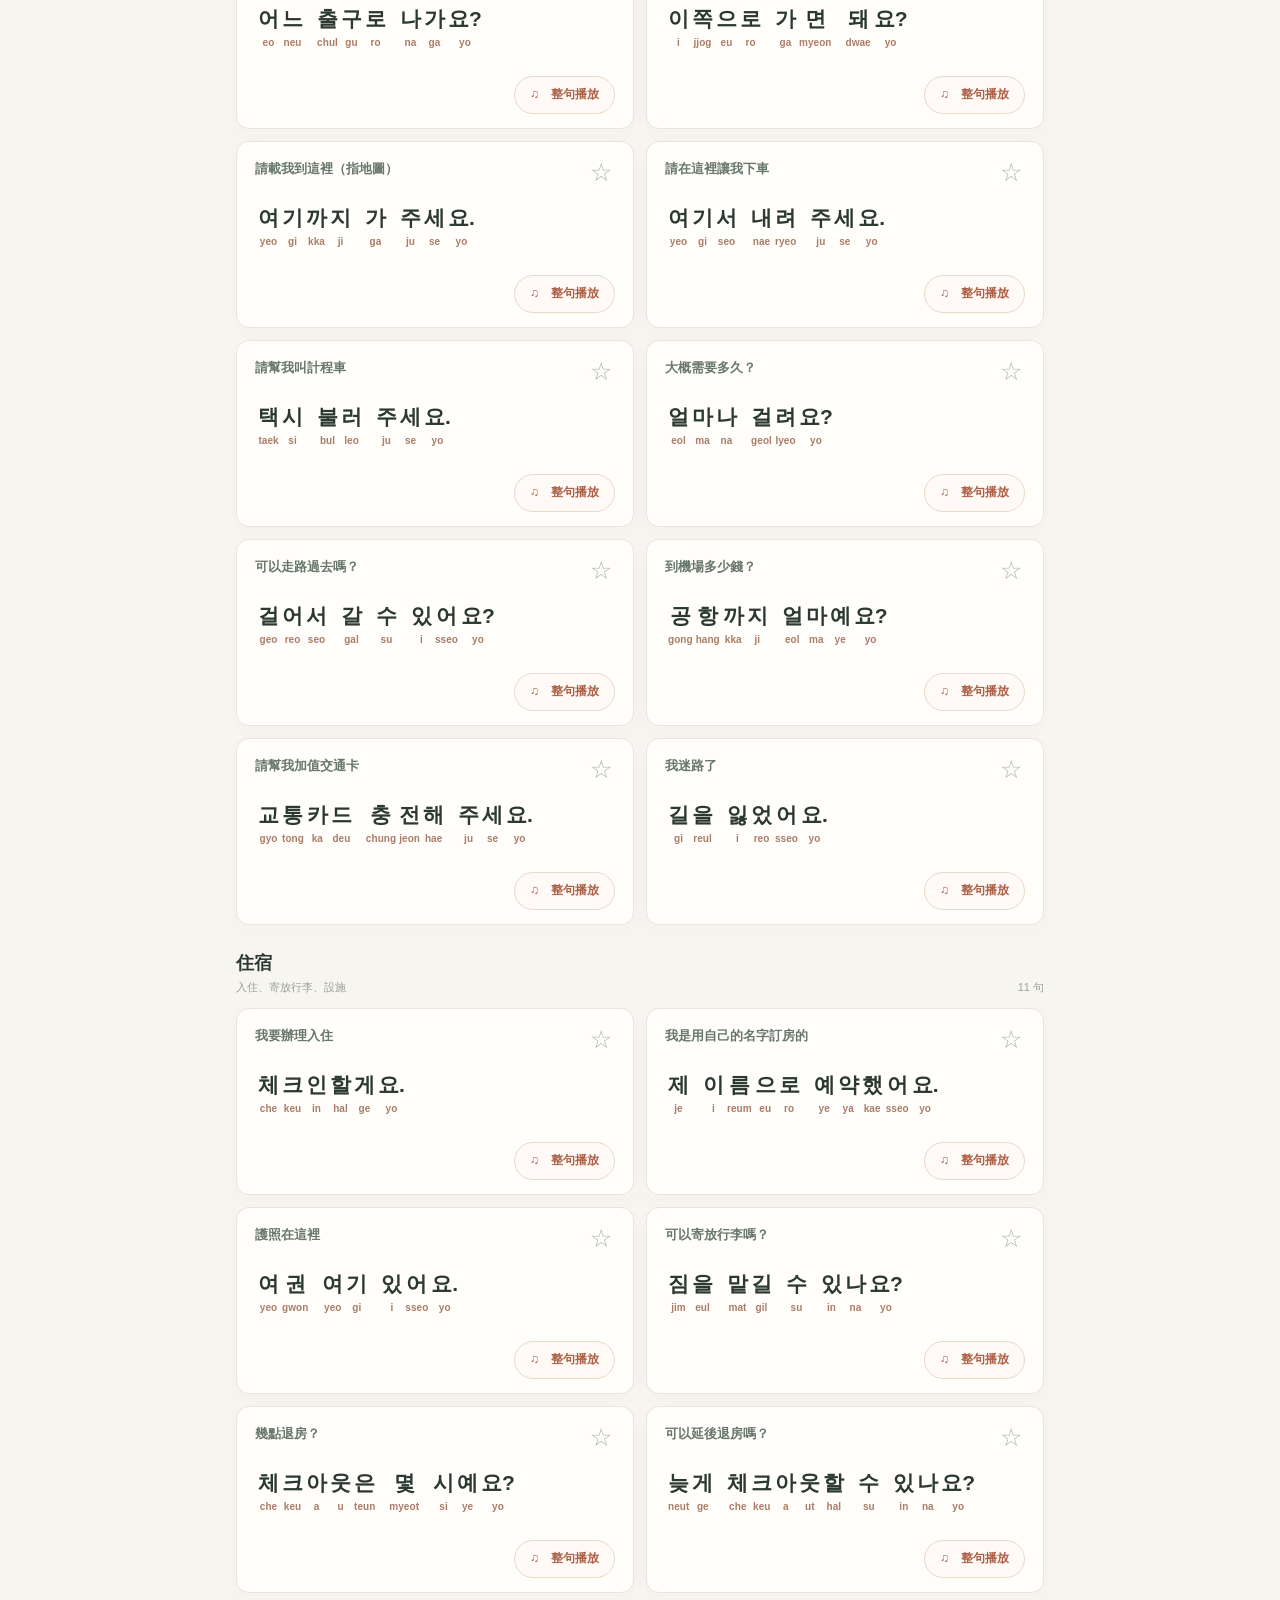
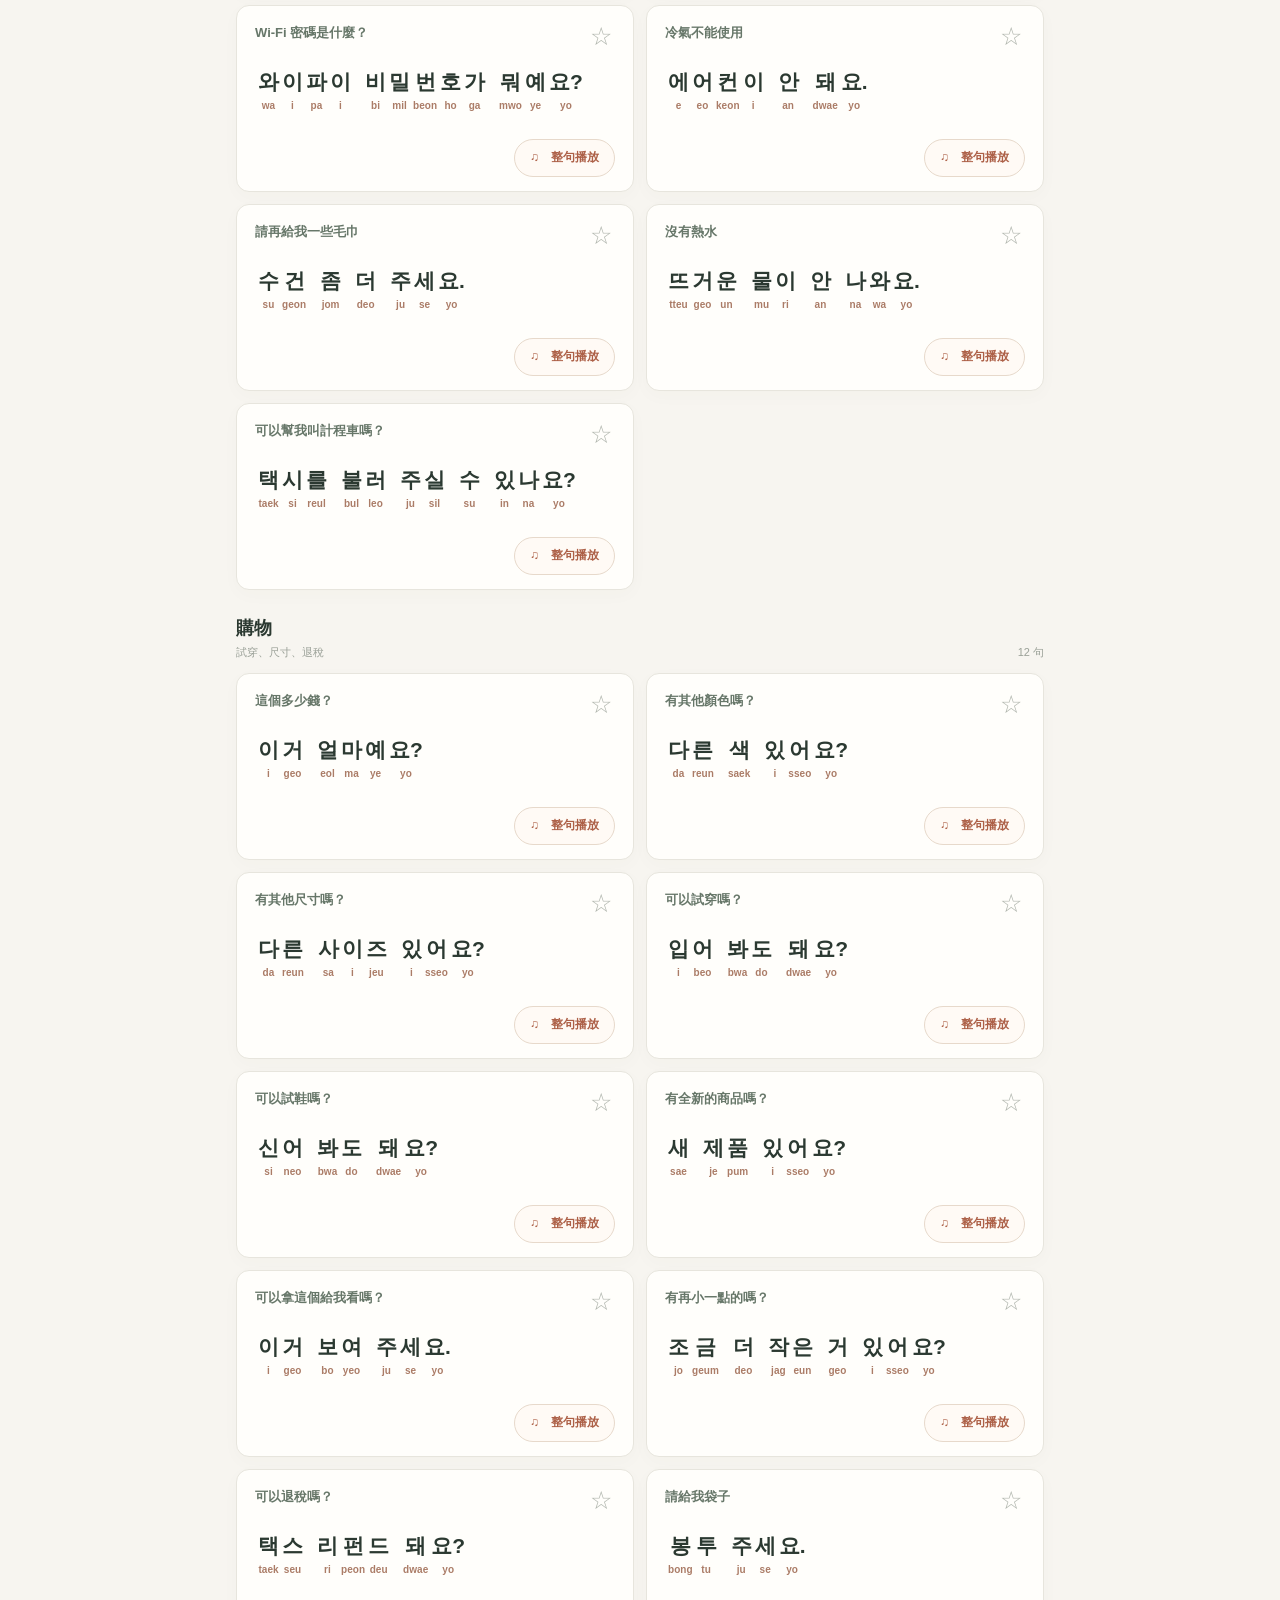
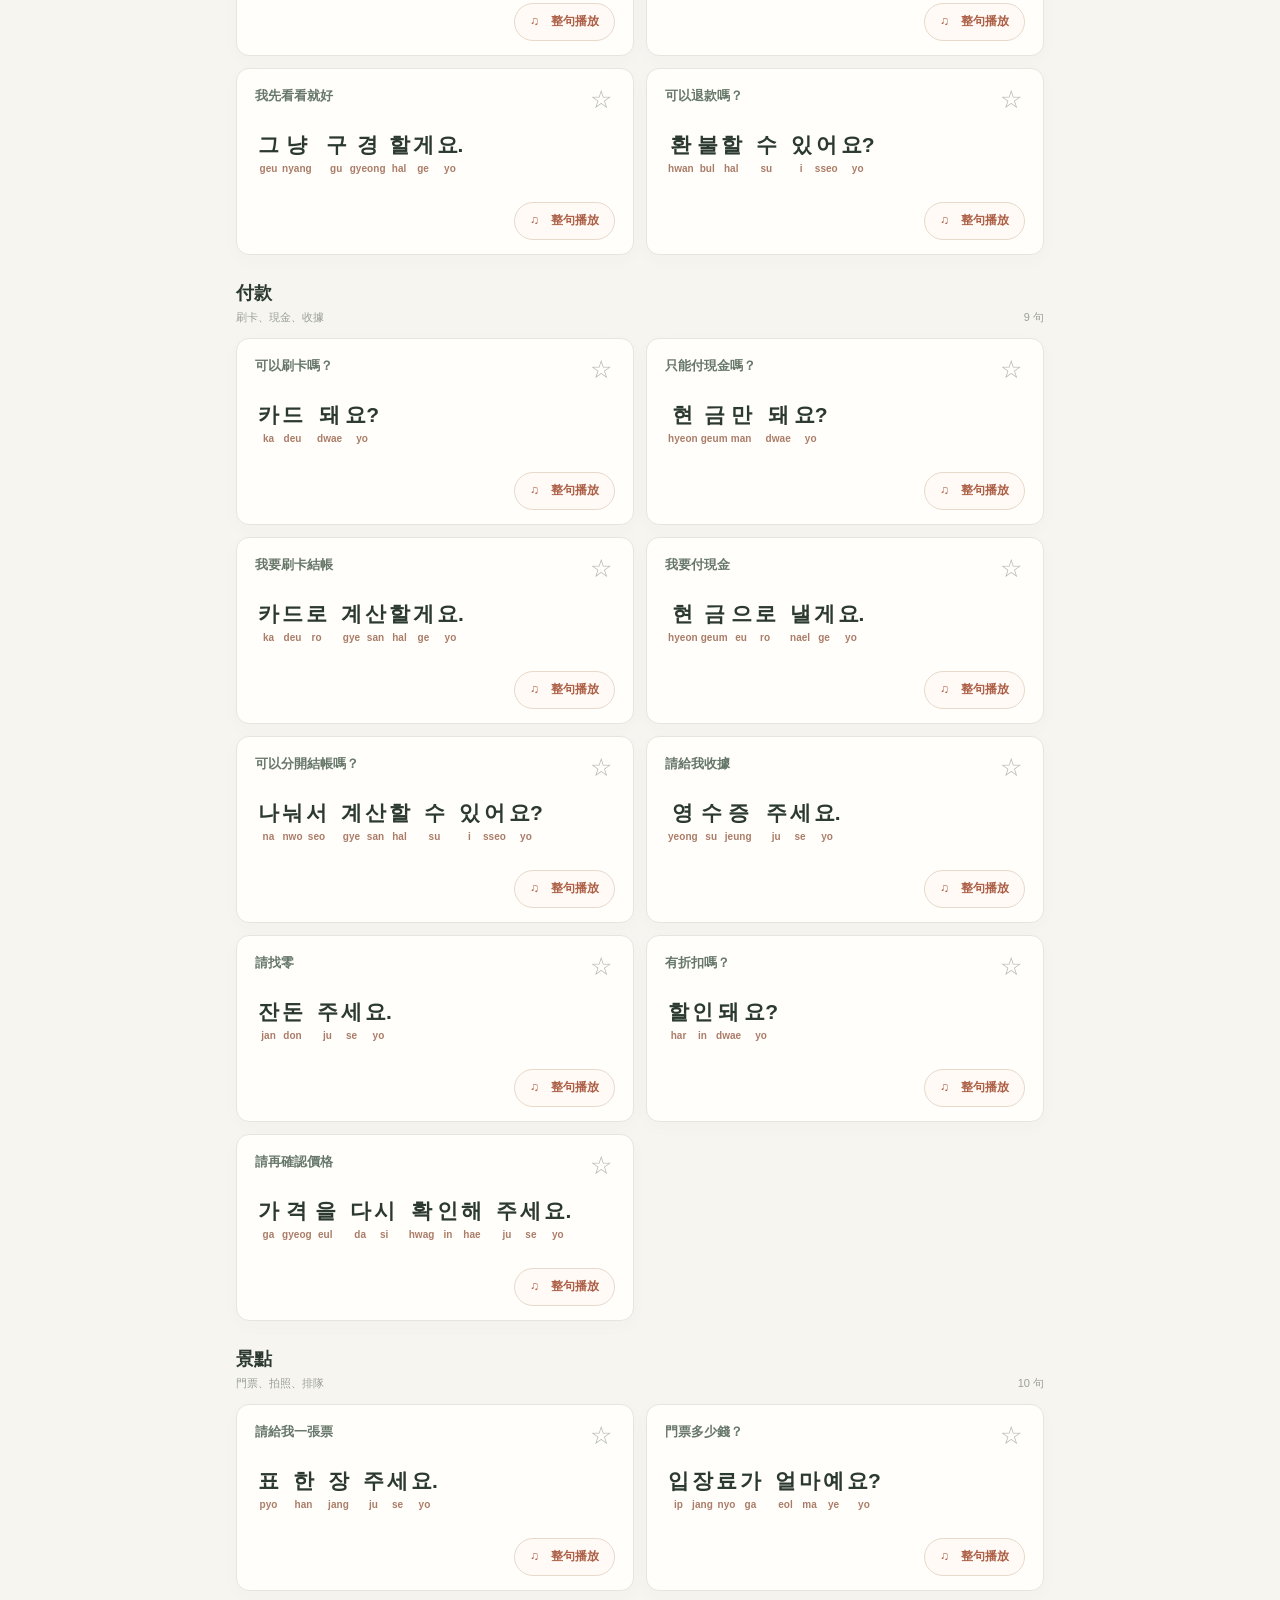
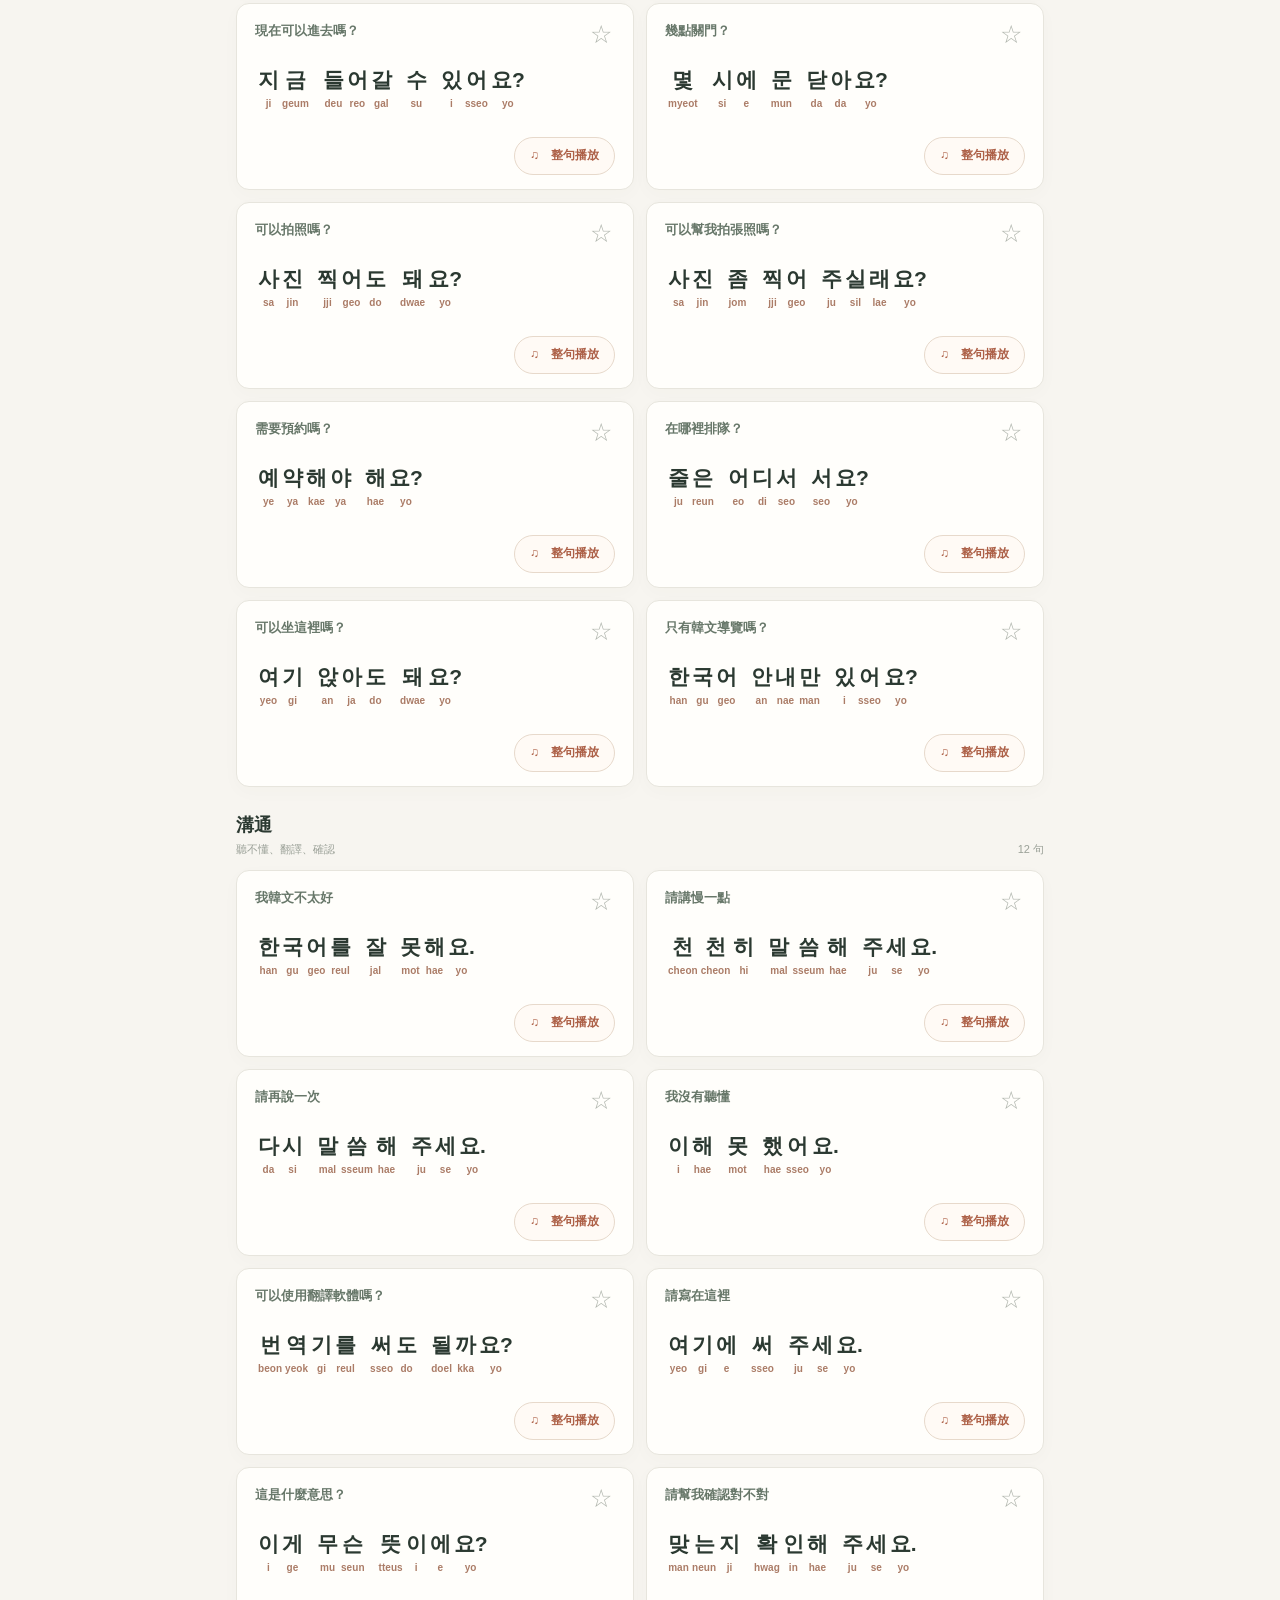
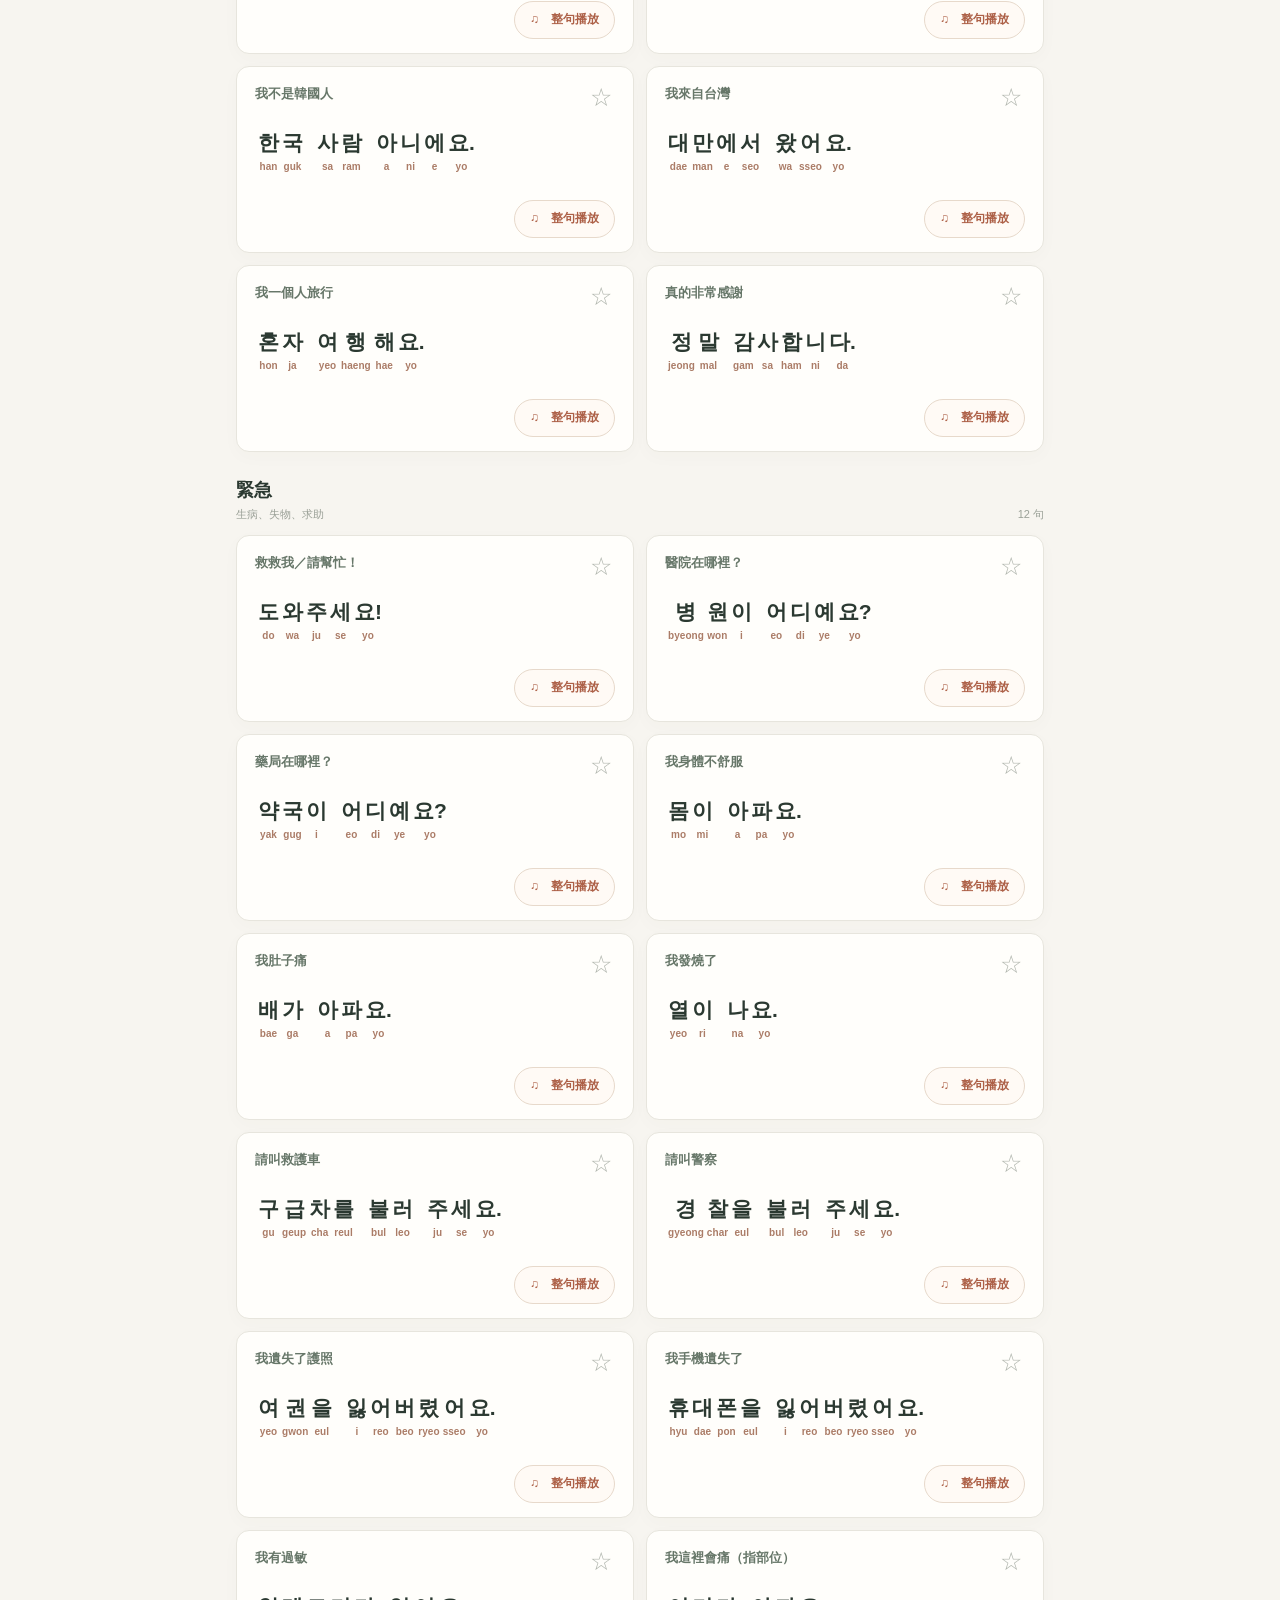
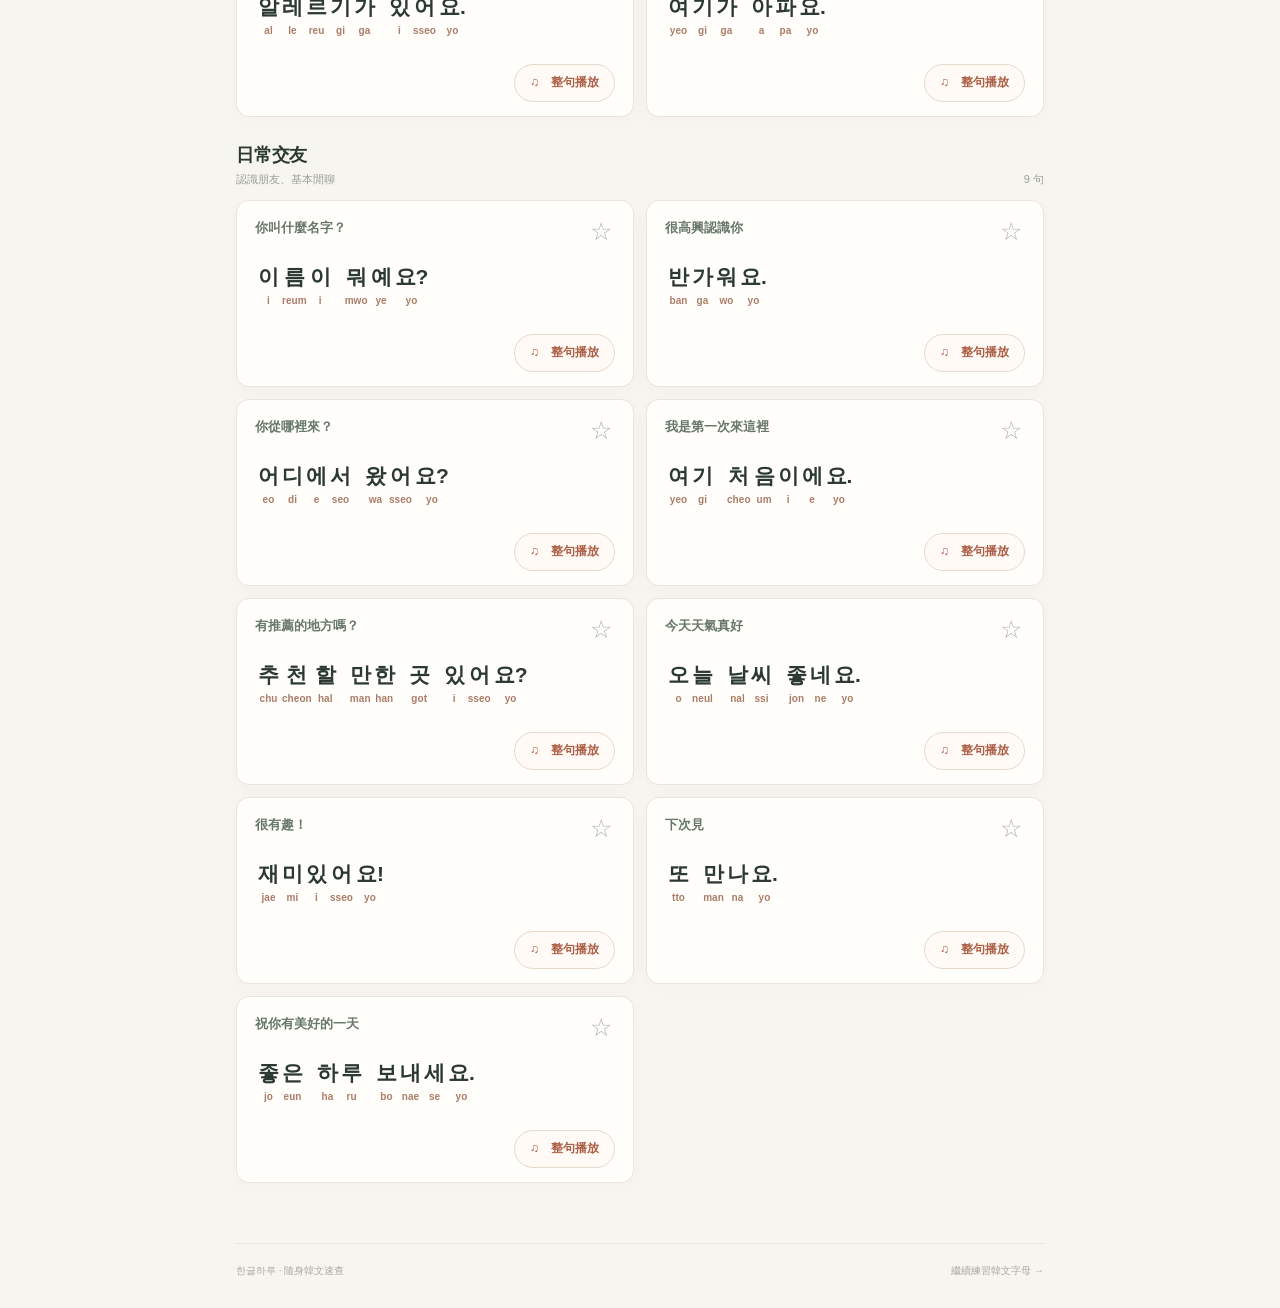
<file: travel/index.html>
<!doctype html>
<html lang="zh-Hant">
<head>
  <meta charset="utf-8">
  <meta name="viewport" content="width=device-width, initial-scale=1, viewport-fit=cover">
  <meta name="theme-color" content="#f7f5f0">
  <meta name="description" content="韓國旅行韓文速查：實用情境句、繁體中文、羅馬拼音、逐詞與整句發音，以及漢字數字和固有數字。">
  <title>韓國旅行速查 · 한글하루</title>
  <link rel="stylesheet" href="./travel.css?v=20261026-syllables">
  <script defer src="./phrases.js"></script>
  <script defer src="./syllables.js"></script>
  <script defer src="./travel.js?v=20261026-syllables"></script>
</head>
<body>
  <div class="shell">
    <header class="topbar">
      <a class="brand" href="../" aria-label="返回韓文練習首頁"><span class="seal" aria-hidden="true">ㅎ</span><span><strong>한글하루</strong><small>HANGUL HARU</small></span></a>
      <a class="back-link" href="../"><span aria-hidden="true">←</span> 返回練習</a>
    </header>
    <main class="main" id="main">
      <div class="intro">
        <span class="eyebrow">KOREA POCKET GUIDE</span>
        <h1>韓國旅行，<em>一頁就夠。</em></h1>
        <p>不用背完整課本。找一句、點詞聽，或播放整句給當地人聽。</p>
        <div class="guide-hint"><span class="hint-dot" aria-hidden="true"></span>韓文字塊與拼音一一對齊，點詞語聽發音 <span aria-hidden="true">·</span> 點「整句播放」直接開口</div>
        <a href="../drama/" class="drama-discovery">♡ 也看看韓劇的深情台詞 <span aria-hidden="true">↗</span></a>
      </div>
      <div class="tools" id="tools">
        <label class="search-field" for="phraseSearch">
          <svg aria-hidden="true" viewBox="0 0 24 24" fill="none" stroke="currentColor" stroke-width="1.8" stroke-linecap="round"><circle cx="10.75" cy="10.75" r="6.75"/><path d="m16 16 5 5"/></svg>
          <input id="phraseSearch" type="search" placeholder="搜尋中文、韓文、羅馬拼音" autocomplete="off" aria-label="搜尋常用韓文句子">
        </label>
        <nav class="categories" aria-label="旅遊情境分類" id="categoryNav"></nav>
      </div>
      <p id="resultsSummary" class="results-summary" role="status" aria-live="polite"></p>
      <div id="phrasesView"></div>
      <div id="numbersView" hidden>
        <div class="numbers-intro">
          <h2>數字怎麼說？</h2>
          <p><strong>漢字數字</strong>用在價格、日期、分鐘、電話；<strong>固有數字</strong>用在人數、數量、年齡、幾點鐘。</p>
        </div>
        <div class="number-panel">
          <div class="number-switch" role="group" aria-label="韓語數字系統">
            <button type="button" id="sinoMode" class="is-current" aria-pressed="true">漢字數字 <small>일 · 이 · 삼</small></button>
            <button type="button" id="nativeMode" aria-pressed="false">固有數字 <small>하나 · 둘 · 셋</small></button>
          </div>
          <div class="number-form">
            <label for="numberInput">輸入數字 <span id="numberRange">0–99,999,999</span></label>
            <input id="numberInput" type="text" inputmode="numeric" value="12000" maxlength="10" placeholder="輸入數字" spellcheck="false">
            <div class="counter-wrap" id="counterWrap" hidden>
              <label for="counterSelect">接在數字後面的量詞</label>
              <select id="counterSelect">
                <option value="">單獨念數字</option>
                <option value="명">명 · 人</option>
                <option value="개">개 · 個</option>
                <option value="시">시 · 點鐘</option>
                <option value="살">살 · 歲</option>
                <option value="잔">잔 · 杯</option>
              </select>
            </div>
          </div>
          <div id="numberResult" class="number-result" aria-live="polite"></div>
        </div>
        <section class="number-reference">
          <div class="section-heading"><h3 id="numberReferenceTitle">漢字數字速查</h3><small>點任一個數字即可聽發音</small></div>
          <div id="numberGrid" class="number-grid"></div>
        </section>
        <section class="number-examples">
          <div class="section-heading"><h3>韓國人會這樣說</h3><small>實際使用情境</small></div>
          <div id="numberExamples" class="phrase-grid"></div>
        </section>
        <p class="numbers-note">羅馬拼音是輔助讀法，遇到連音、音變或複合數字時，請以韓文語音為準。固有數字主要用於 1–99。</p>
      </div>
    </main>
    <footer><span>한글하루 · 隨身韓文速查</span><a href="../">繼續練習韓文字母 →</a></footer>
  </div>
  <div id="audioNotice" class="audio-notice" role="status" hidden>此瀏覽器不支援語音播放，請試用支援韓語語音的瀏覽器或安裝韓語語音。</div>
</body>
</html>
</file>
<file: style.css>
:root{color-scheme:light;--bg:#f7f5f0;--paper:#fffefb;--ink:#2b3931;--muted:#8e948c;--line:#e7e5dd;--accent:#be6b52;--soft:#f7ebe4;--green:#66846b;font-family:-apple-system,BlinkMacSystemFont,"Apple SD Gothic Neo","Noto Sans KR","PingFang TC","Microsoft JhengHei",sans-serif}
*{box-sizing:border-box}html{scroll-behavior:smooth}body{margin:0;background:var(--bg);color:var(--ink);-webkit-font-smoothing:antialiased}button,select{font:inherit}button{cursor:pointer}button:focus-visible,select:focus-visible,a:focus-visible{outline:3px solid #dbac91;outline-offset:3px}[hidden]{display:none!important}
.shell{max-width:730px;margin:auto;padding:0 30px}.topbar{height:78px;border-bottom:1px solid var(--line);display:flex;align-items:center;justify-content:space-between}.brand{display:flex;align-items:center;gap:11px;color:var(--ink);text-decoration:none}.seal{height:40px;width:40px;border:1.5px solid var(--accent);color:var(--accent);border-radius:12px;display:grid;place-items:center;font-size:27px;font-weight:750;transform:rotate(-8deg)}.brand>span:last-child{display:flex;flex-direction:column;gap:1px}.brand strong{font-size:19px;letter-spacing:1px}.brand small{color:var(--muted);font-size:9px;letter-spacing:1.4px;font-weight:750}.top-actions{display:flex;gap:10px}.icon-btn{height:36px;width:36px;border:1px solid #dfddd4;background:transparent;border-radius:50%;color:#7b8079;font-size:18px}.icon-btn:hover,.icon-btn[aria-expanded=true]{background:var(--paper);color:var(--accent);border-color:var(--accent)}.setting-wrap{position:relative}.settings{position:absolute;z-index:20;right:0;top:44px;width:min(340px,calc(100vw - 34px));border-radius:13px;background:var(--paper);border:1px solid var(--line);padding:20px;box-shadow:0 15px 40px #24302525}.settings-title{display:flex;justify-content:space-between;align-items:center;margin-bottom:18px}.settings-title strong{font-size:15px}.close-text{border:0;background:transparent;font-size:12px;color:var(--muted)}.row-setting{display:flex;justify-content:space-between;align-items:center;gap:10px;font-size:12px;font-weight:700;margin:13px 0}.row-setting select{max-width:58%;border:1px solid var(--line);background:#fbfaf6;color:var(--ink);border-radius:7px;padding:8px;font-size:12px}.tick{display:flex;gap:8px;align-items:center;margin:11px 0;font-size:12px;color:#687269}.tick input{accent-color:var(--accent)}.settings hr{border:0;border-top:1px solid var(--line);margin:17px 0}
.practice{width:100%;max-width:602px;margin:0 auto;padding:38px 0 50px}.intro{margin-bottom:25px}.intro h1{font-size:clamp(29px,4.6vw,39px);line-height:1.3;font-weight:790;letter-spacing:-.7px;margin:0 0 9px}.intro h1 em{font-style:normal;color:var(--accent)}.intro p{margin:0;color:var(--muted);font-size:13px;line-height:1.7}.tabs{display:grid;grid-template-columns:repeat(3,minmax(0,1fr));gap:5px;background:#ebeae4;border-radius:12px;padding:5px;margin-bottom:18px}.tab{display:flex;align-items:center;justify-content:center;gap:12px;min-height:44px;padding:8px 9px;border:0;border-radius:8px;background:transparent;color:#858980;font-weight:750}.tab small{font-size:10px;color:#b7917c;font-weight:850}.tab span{font-size:15px}.tab.active{background:var(--paper);color:var(--ink);box-shadow:0 2px 7px #3038270e}.tab:hover:not(.active){color:var(--accent)}
.flashcard{background:var(--paper);border:1px solid var(--line);border-radius:17px;min-height:376px;box-shadow:0 8px 30px #5c4f3f09;display:flex;flex-direction:column;overflow:hidden}.card-label{min-height:57px;display:flex;align-items:center;justify-content:space-between;padding:13px 23px 0;gap:12px;color:#aaa89f;font-size:11px;letter-spacing:1px;font-variant-numeric:tabular-nums}.lookup-btn{border:1px solid #ebe8e0;border-radius:10px;background:#faf9f5;color:#6e756c;font-size:12px;font-weight:700;padding:8px 12px;letter-spacing:0;display:inline-flex;gap:8px;align-items:center;justify-content:center;min-height:40px;transition:background .16s,border-color .16s,color .16s}.lookup-btn svg{width:16px;height:16px;flex:none;color:#8e9789}.lookup-btn:hover{border-color:#d6d7c9;background:#f0f2ec;color:#344b3b}.lookup-btn:hover svg{color:#54725b}.lookup-btn:active{background:#e5ebe2}.question-area{flex:1;display:flex;align-items:center;justify-content:center;flex-direction:column;text-align:center;min-height:308px;padding:4px 20px 28px}.circle{height:220px;width:220px;display:grid;place-items:center;border-radius:50%;background:#faf0eb}.glyph{font-size:150px;font-weight:540;line-height:1;word-break:keep-all;color:var(--ink)}.question-area.is-welcome .glyph{color:#bb947f;font-weight:500;font-size:138px;transform:translateY(-4px)}.question-area.is-welcome .circle{background:#f9f0eb}.question-area.word-question .glyph{font-size:clamp(35px,6vw,65px);overflow-wrap:anywhere;line-height:1.25}.question-area p{font-size:12px;color:#a0a199;line-height:1.6;margin:20px 0 0}.hint{font-size:11px;color:#9b8f85;background:#f3ede8;border-radius:30px;padding:6px 10px;margin-top:9px}
.answer{padding:18px 25px 24px;animation:appear .15s ease}.answer-head{display:flex;align-items:center;gap:25px;min-height:110px;padding-bottom:18px}.answer-glyph{font-size:96px;line-height:1.12;font-weight:650;max-width:45%;overflow-wrap:anywhere}.answer.word-answer .answer-glyph{font-size:clamp(35px,5vw,62px)}.answer-details{min-width:0;flex:1}.roman{display:block;font-size:clamp(28px,4vw,40px);line-height:1.2;font-weight:750;overflow-wrap:anywhere}.pronunciation{font-size:12px;line-height:1.6;color:#8c948b;margin:5px 0 0}.audio-btn{border:1px solid #e7d9cb;background:#fffaf5;border-radius:999px;color:#ad6047;padding:8px 13px;font-size:12px;font-weight:750;margin-top:11px;white-space:nowrap}.audio-btn:hover{border-color:var(--accent);background:var(--soft)}.audio-btn:disabled{opacity:.45;cursor:not-allowed}.composition{border-radius:9px;background:#edf3ed;padding:11px 15px;display:flex;flex-direction:column;gap:5px;margin-bottom:14px}.composition small{font-size:10px;color:#768c77}.composition strong{color:#58745d;font-size:19px}.vocab{border-top:1px solid var(--line);padding-top:15px}.vocab-title{font-size:11px;font-weight:800;color:var(--accent);letter-spacing:1px}.vocab-row{display:flex;align-items:center;gap:14px;justify-content:space-between}.vocab-text{min-width:0}.vocab-ko{font-size:32px;line-height:1.3;font-weight:750;margin:7px 0 0;overflow-wrap:anywhere}.vocab-roman{font-size:12px;color:#ad7865;line-height:1.5;margin:2px 0 0}.vocab-zh{display:block;font-size:14px;margin:5px 0 0;font-weight:750;color:#505b51}.vocab-audio-btn{align-self:center;margin:0;flex-shrink:0}.note{font-size:11px;color:#899188;line-height:1.8;margin:15px 0 0}
.controls{display:flex;align-items:stretch;gap:12px;margin-top:14px}.main-btn{flex:1;min-height:53px;background:#34433a;border:1px solid #34433a;border-radius:9px;color:white;font-size:15px;font-weight:750;padding:12px 24px;display:flex;align-items:center;justify-content:center;gap:25px}.main-btn:hover{background:#4c5d50}.main-btn span{font-size:20px}.skip-btn{display:inline-flex;align-items:center;justify-content:center;gap:8px;flex:0 0 112px;min-height:53px;background:#f9f8f4;border:1px solid #e2e2d9;border-radius:10px;color:#6d776e;padding:11px 14px;font-size:13px;font-weight:700;transition:background .16s,border-color .16s,color .16s}.skip-btn svg{width:17px;height:17px;flex:none;color:#929c91}.skip-btn:hover{background:#f0f3ed;border-color:#cdd9cd;color:#34573c}.skip-btn:hover svg{color:#486e50}.skip-btn:active{background:#e5eee5}.progress-inline{display:flex;align-items:center;gap:17px;font-size:11px;color:#93998f;margin:20px 0 0;font-variant-numeric:tabular-nums}.progress-inline strong{font-size:13px;color:#506650}.progress{height:5px;min-width:42px;background:#e7ebe3;border-radius:99px;overflow:hidden;flex:1}.progress>div{height:100%;width:0;background:#91aa8f;border-radius:99px;transition:width .2s ease}.shortcuts{margin:16px 0 0;color:#acaba4;font-size:10px;text-align:center}.shortcuts kbd{font:inherit;border:1px solid #dddcd4;border-radius:4px;padding:2px 5px}footer{display:flex;justify-content:space-between;border-top:1px solid var(--line);padding:20px 0 30px;font-size:10px;color:#aaa99e}footer a{color:inherit;text-decoration:none}footer a:hover{color:var(--accent)}
dialog{color:var(--ink);border:1px solid var(--line);background:var(--paper);box-shadow:0 23px 90px #111e183f}dialog::backdrop{background:#1d2c238c}.chart-dialog{border-radius:16px;width:min(540px,calc(100vw - 26px));max-height:min(76dvh,720px);padding:22px 24px 26px;overflow-y:auto;overscroll-behavior:contain}.chart-header{display:flex;align-items:flex-start;justify-content:space-between;gap:12px;margin:0 0 20px}.chart-header h2{font-size:20px;margin:0 0 5px}.chart-header p{font-size:11px;color:#999d94;margin:0}.dialog-close{border:0;background:transparent;font-size:25px;color:#8a9187;line-height:1;min-width:36px;min-height:36px}.dialog-close:hover{color:var(--accent)}.chart-section{margin:15px 0 20px}.chart-section h3{font-size:12px;color:#a66d58;margin:0 0 11px;letter-spacing:.6px}.chart-grid{display:grid;grid-template-columns:repeat(5,minmax(0,1fr));gap:8px}.chart-grid button{display:flex;flex-direction:column;align-items:center;justify-content:center;gap:3px;min-width:0;min-height:62px;border:1px solid #ece9e2;background:#faf9f6;color:#4e5a50;border-radius:8px;padding:6px 2px}.chart-grid button span{font-size:23px;font-weight:700;line-height:1.1}.chart-grid button small{color:#999c93;font-size:10px}.chart-grid button.seen{border-color:#dbe9d8;background:#edf4ec}.chart-grid button.current{border-color:var(--accent);background:var(--soft)}.chart-grid button:hover{border-color:#ca9d87}.chart-dialog .seen-guide{color:#6b9272}
.help-dialog{position:relative;border-radius:17px;width:min(460px,calc(100vw - 28px));padding:28px;max-height:84dvh;overflow:auto}.help-close{position:absolute;right:15px;top:15px}.help-dialog h2{font-size:23px;line-height:1.35;margin:9px 40px 22px 0}.help-dialog p{font-size:12px;line-height:1.9;color:#7d867c}.help-demo{display:flex;align-items:center;justify-content:space-between;gap:8px;background:#f5f0ea;border-radius:12px;padding:13px 18px}.help-demo span,.help-demo strong{font-size:32px}.help-demo strong{background:#e3eee1;padding:3px 12px;border-radius:8px}.help-demo i{font-style:normal;color:#b5ad9f}.help-start{margin-top:19px;width:100%;font-size:14px}
@keyframes appear{from{opacity:0;transform:translateY(5px)}to{opacity:1;transform:translateY(0)}}@media(max-width:620px){.shell{padding:0 16px}.topbar{height:66px}.seal{width:36px;height:36px;font-size:24px}.brand strong{font-size:17px}.brand small{font-size:8px}.practice{padding:26px 0 35px}.intro{margin-bottom:19px}.intro h1{font-size:29px;margin:0 0 7px}.intro p{font-size:12px}.tabs{margin-bottom:12px}.tab{gap:7px;min-height:45px}.tab span{font-size:14px}.flashcard{min-height:345px}.card-label{min-height:52px;padding:10px 16px 0}.question-area{min-height:285px;padding:0 12px 23px}.circle{height:205px;width:205px}.glyph{font-size:136px}.question-area.word-question .glyph{font-size:clamp(32px,9vw,49px)}.question-area p{margin-top:16px}.answer{padding:16px 18px 21px}.answer-head{gap:17px;min-height:100px;padding-bottom:16px}.answer-glyph{font-size:70px}.answer.word-answer .answer-glyph{font-size:clamp(32px,9vw,48px)}.roman{font-size:clamp(26px,8vw,36px)}.vocab-ko{font-size:29px}.vocab-audio-btn{padding:9px 10px}.vocab-audio-btn span{display:none}.controls{gap:9px}.skip-btn{flex-basis:94px;min-height:53px;padding:10px;font-size:12px;gap:5px}.skip-btn svg{width:15px;height:15px}.lookup-btn{min-height:40px;padding:8px 11px}.progress-inline{margin-top:17px;gap:11px}.shortcuts{display:none}.chart-dialog{margin:auto auto 0;width:100%;max-width:none;max-height:78dvh;border-radius:18px 18px 0 0;padding:19px 17px max(24px,env(safe-area-inset-bottom));border-bottom:0}.chart-header{position:sticky;top:-19px;background:var(--paper);z-index:1;margin-bottom:16px;padding:0 0 11px}.chart-grid{gap:7px}.chart-grid button{min-height:61px}.help-dialog{padding:26px 22px}}@media(max-width:350px){.vocab-audio-btn{font-size:11px}.intro h1{font-size:26px}.tab{gap:5px}.chart-grid button span{font-size:21px}}@media(prefers-reduced-motion:reduce){*,*:before,*:after{transition:none!important;animation:none!important;scroll-behavior:auto!important}}

/* Travel guide entry: deliberately scoped to the header. */
.travel-link{height:36px;display:inline-flex;align-items:center;justify-content:center;gap:5px;padding:0 12px;border:1px solid #d7c9b9;background:#fbf4ed;border-radius:99px;color:#a8674f;font-size:12px;font-weight:750;text-decoration:none;white-space:nowrap}.travel-link:hover{color:#864b36;border-color:#b97c64;background:#faeae0}@media(max-width:380px){.top-actions{gap:6px}.travel-link{padding:0 8px;font-size:11px}.travel-link span{display:none}}

/* Low-profile drama destination below the intro, never compresses the original header. */
.drama-home-link{display:inline-flex;align-items:center;gap:7px;margin-top:14px;color:#986378;background:#f8f0f3;border:1px solid #ead8df;border-radius:999px;padding:8px 12px;text-decoration:none;font-size:12px;font-weight:750}.drama-home-link:hover{background:#f4e6ec;border-color:#d5b4c2}

/* The alphabet chart is a complete reference; dim only letters outside practice. */
.chart-summary{font-size:11px;line-height:1.5;font-weight:700;color:#617b65;background:#f0f4ed;padding:10px 12px;border-radius:9px;margin:2px 0 13px}
.chart-section-heading{display:flex;justify-content:space-between;align-items:center;gap:10px;margin:0 0 11px}
.chart-section-heading h3{margin:0}
.chart-advanced-label{color:#aa7e69;background:#f7eee7;border:1px solid #efded4;border-radius:99px;padding:4px 8px;font-size:10px;font-weight:700}
.chart-grid button.not-in-practice{background:#f6f5f2;border-style:dashed;border-color:#dedbd4}
.chart-grid button.not-in-practice small{color:#a4a49e}
.chart-grid button.not-in-practice:hover{background:#fff4ee;border-color:#cba18e}
.chart-grid button.seen,.chart-grid button.seen.not-in-practice{background:#edf4ec;border-style:solid;border-color:#dbe9d8}
</file>
<file: drama/drama.css>
:root{color-scheme:light;--bg:#f7f5f0;--paper:#fffefa;--ink:#302e31;--muted:#86828a;--line:#e7e0e2;--wine:#93576b;--plum:#694c62;--petal:#f7edf1;--green:#66846b;font-family:-apple-system,BlinkMacSystemFont,"Apple SD Gothic Neo","Noto Sans KR","PingFang TC","Microsoft JhengHei",sans-serif}
*{box-sizing:border-box}html{scroll-behavior:smooth}body{margin:0;background:var(--bg);color:var(--ink);-webkit-font-smoothing:antialiased}button,input{font:inherit}button{cursor:pointer}button:focus-visible,input:focus-visible,a:focus-visible{outline:3px solid #d5a9b9;outline-offset:3px}[hidden]{display:none!important}
.shell{max-width:900px;margin:auto;padding:0 28px}.topbar{height:78px;border-bottom:1px solid #e6e2dc;display:flex;align-items:center;justify-content:space-between;gap:18px}.brand{display:flex;align-items:center;gap:11px;color:#2b3931;text-decoration:none}.seal{height:40px;width:40px;border:1.5px solid #be6b52;color:#be6b52;border-radius:12px;display:grid;place-items:center;font-size:27px;font-weight:750;transform:rotate(-8deg)}.brand>span:last-child{display:flex;flex-direction:column;gap:1px}.brand strong{font-size:19px;letter-spacing:1px}.brand small{color:#8e948c;font-size:9px;letter-spacing:1.4px;font-weight:750}.cross-nav{display:flex;align-items:center;gap:9px}.cross-nav a{white-space:nowrap;font-size:11px;color:#7d7780;text-decoration:none;border:1px solid #e2ded8;background:#fcfbf8;border-radius:9px;padding:10px 12px;font-weight:700}.cross-nav a:hover{color:var(--wine);border-color:#dcbcc9}
main{padding:36px 0 52px}.hero{position:relative;isolation:isolate;overflow:hidden;padding:35px 34px 26px;background:linear-gradient(118deg,#fbf3f4,#f4e7ec 55%,#f2e4e7);border:1px solid #f0dfe5;border-radius:17px}.eyebrow{position:relative;z-index:1;display:block;letter-spacing:2.4px;font-size:10px;font-weight:800;color:#9d6980}.hero h1{position:relative;z-index:1;font-size:clamp(29px,5vw,43px);line-height:1.3;letter-spacing:-1.1px;margin:12px 0 10px;font-weight:810}.hero h1 em{font-style:normal;color:var(--wine)}.hero p{position:relative;z-index:1;max-width:560px;margin:0;color:#8e7c89;font-size:13px;line-height:1.85}.hero-mark{pointer-events:none;position:absolute;top:-45px;right:18px;font-size:260px;font-family:Georgia,serif;color:#d7afbd40;line-height:1;z-index:0}.hero-note{position:relative;z-index:1;margin-top:22px;font-size:11px;line-height:1.7;color:#946d7f}
.toolbar{position:sticky;top:0;z-index:10;padding:14px 0 12px;background:var(--bg)}.search-row{display:flex;gap:10px;align-items:stretch}.search{display:flex;gap:10px;align-items:center;min-height:49px;padding:0 14px;border:1px solid #ddd9d6;border-radius:11px;background:var(--paper);flex:1;min-width:0}.search:focus-within{border-color:#bd90a2}.search svg{height:18px;width:18px;flex:none;color:#a59ba1}.search input{border:0;outline:0;flex:1;min-width:0;font-size:13px;background:transparent;color:var(--ink);height:46px}.search input::placeholder{color:#a7a1a6}.random-btn{white-space:nowrap;display:inline-flex;align-items:center;gap:6px;min-height:49px;border:1px solid #dec9d2;border-radius:11px;padding:0 15px;background:#f8eef2;color:var(--wine);font-size:12px;font-weight:750}.random-btn:hover{background:#f3e5ea}.category-nav{display:flex;align-items:center;gap:7px;margin:12px 0 0;overflow-x:auto;overscroll-behavior-x:contain;scrollbar-width:none;padding:0 0 5px}.category-nav::-webkit-scrollbar{display:none}.category-chip{flex:none;white-space:nowrap;min-height:37px;border:1px solid #e2dbde;background:#fffdfb;color:#7d747c;border-radius:99px;padding:7px 14px;font-size:12px;font-weight:740}.category-chip.active{background:var(--plum);border-color:var(--plum);color:white}.category-chip:hover:not(.active){border-color:#cfaabd;color:var(--wine)}.filter-bar{display:flex;justify-content:space-between;align-items:center;flex-wrap:wrap;gap:10px;margin-top:10px}.source-filters{display:flex;gap:5px;align-items:center}.source-filters button{background:transparent;border:0;border-radius:7px;padding:7px 10px;color:#959099;font-size:11px;font-weight:740}.source-filters button.active{background:#f3e9ed;color:var(--wine)}.filter-bar>span{font-size:11px;color:#9b969d}
.scene-section{margin:27px 0 34px}.section-heading{display:flex;justify-content:space-between;align-items:flex-end;gap:12px;margin:0 0 13px}.section-heading h2{font-size:18px;letter-spacing:-.3px;margin:0}.section-heading p{margin:5px 0 0;color:#99909a;font-size:11px}.section-count{flex:none;font-size:11px;color:#9c98a0}.quote-grid{display:grid;grid-template-columns:repeat(2,minmax(0,1fr));gap:12px}.quote-card{min-width:0;background:var(--paper);border:1px solid var(--line);border-radius:14px;box-shadow:0 7px 25px #54384009;padding:17px 18px 14px;display:flex;flex-direction:column;gap:11px}.quote-head{display:flex;justify-content:space-between;align-items:center;gap:10px}.quote-source{display:inline-flex;align-items:center;white-space:nowrap;border-radius:5px;padding:5px 8px;font-size:10px;font-weight:780;letter-spacing:.2px}.quote-source.verified{background:#eeeaf2;color:#775f80}.quote-source.original{background:#f7edea;color:#a17b6c}.favorite{border:0;background:transparent;color:#c4bdc2;font-size:26px;line-height:1;min-width:30px;min-height:30px;display:grid;place-items:center;padding:0}.favorite:hover,.favorite.active{color:#bc8b67}.chinese{margin:0;font-size:15px;line-height:1.65;font-weight:750;color:#574757}
.speech-line{display:flex;flex-wrap:wrap;gap:11px 13px;align-items:flex-start;margin-top:3px;min-height:53px}.word-group{display:inline-flex;align-items:flex-end;gap:3px;min-width:0;max-width:100%}.syllable-row{display:flex;align-items:flex-start;gap:1px;min-width:0;max-width:100%;flex-wrap:wrap}.syllable-button{display:inline-flex;flex-direction:column;align-items:center;justify-content:flex-start;gap:6px;min-width:20px;border:0;border-radius:6px;padding:3px 2px 5px;background:transparent;color:var(--ink)}.syllable-button:hover:not(:disabled),.syllable-button:focus-visible{background:#f5e9ee}.syllable-button:disabled{cursor:default}.hangul{font-size:23px;font-weight:750;line-height:1.25;white-space:nowrap}.latin{font-size:10px;font-weight:570;line-height:1.15;color:#aa788c;letter-spacing:.05px;white-space:nowrap}.word-audio{align-self:center;flex:none;width:26px;height:26px;display:grid;place-items:center;padding:0;background:#f9f1f4;border:1px solid #f0dfe5;color:#b17c91;border-radius:50%;font-size:12px}.word-audio:hover:not(:disabled){background:#f2e0e8}.word-audio:disabled{opacity:.5;cursor:default}.quote-foot{display:flex;align-items:center;justify-content:space-between;gap:8px;flex-wrap:wrap;margin-top:auto;min-height:22px}.attribution{font-size:11px;line-height:1.6;color:#9a929b}.source-link{font-size:10px;color:#8f6b83;text-decoration:none;white-space:nowrap}.source-link:hover{text-decoration:underline}
.quote-controls{display:flex;justify-content:flex-end;align-items:center;gap:9px;margin-top:0;border-top:1px solid #f0ebed;padding-top:11px}.play-button{border:1px solid #dfc1cf;background:#faf0f5;border-radius:99px;color:#95586e;padding:9px 14px;font-size:12px;font-weight:760;min-height:38px}.play-button:hover:not(:disabled){background:#f4e5ec}.play-button:disabled{opacity:.45;cursor:default}.copy-button{border:1px solid #eae5e6;background:#fbfaf8;color:#8d8890;border-radius:99px;padding:9px 12px;min-height:38px;font-size:11px}.copy-button:hover{background:#f3eff0}
.featured{background:#f2e8ec;border-radius:16px;padding:14px;margin:16px 0}.feature-heading{display:flex;align-items:center;justify-content:space-between;color:#8a5e77;padding:3px 6px 12px;font-size:11px}.feature-heading span{font-size:17px}.spotlight-card{border-color:#d7b1c3;box-shadow:0 6px 20px #76445312}.empty{background:var(--paper);text-align:center;border:1px dashed #d9c8d1;padding:34px 22px;border-radius:13px;margin:28px 0}.empty h2{font-size:17px}.empty p{font-size:12px;color:var(--muted);line-height:1.7}.reset-button{border:0;background:var(--plum);color:white;border-radius:8px;padding:10px 15px;font-size:12px;margin-top:9px}.disclaimer{margin:28px 0 0;line-height:1.9;font-size:11px;color:#9b969c}
footer{display:flex;justify-content:space-between;gap:12px;align-items:center;border-top:1px solid #e5dfdf;padding:19px 0 28px;font-size:10px;color:#a19ca0}footer div{display:flex;gap:14px}footer a{color:inherit;text-decoration:none}footer a:hover{color:var(--wine)}.toast{position:fixed;bottom:max(14px,env(safe-area-inset-bottom));z-index:50;left:50%;transform:translateX(-50%);background:#4b3d4e;color:#fff;max-width:calc(100vw - 35px);width:max-content;border-radius:9px;padding:11px 15px;font-size:12px;box-shadow:0 8px 24px #382a3628}
#sections,.featured{scroll-margin-top:155px}
@media(max-width:720px){.shell{padding:0 16px}.topbar{height:66px}.seal{width:36px;height:36px;font-size:24px}.brand strong{font-size:17px}.brand small{font-size:8px}.cross-nav{gap:5px}.cross-nav a{font-size:10px;padding:8px 9px}main{padding:24px 0 34px}.hero{padding:25px 19px 20px;border-radius:14px}.hero h1{font-size:30px}.hero p{font-size:12px}.hero-note{font-size:10px;margin-top:17px}.hero-mark{font-size:185px;right:1px;top:-27px}.toolbar{padding:10px 0}.random-btn{padding:0 12px}.category-nav{margin-top:10px}.quote-grid{grid-template-columns:1fr;gap:10px}.scene-section{margin:21px 0 29px}.quote-card{padding:15px 15px 13px;gap:10px}.chinese{font-size:14px}.hangul{font-size:23px}.latin{font-size:10px}.speech-line{gap:9px 10px}.section-heading h2{font-size:17px}.featured{padding:10px}}
@media(max-width:365px){.shell{padding:0 12px}.hero h1{font-size:27px}.cross-nav a{padding:8px 6px}.cross-nav a:first-child{display:none}.hangul{font-size:21px}.syllable-button{min-width:19px}.word-audio{width:23px;height:23px}.search input{font-size:12px}}
@media(prefers-reduced-motion:reduce){*,*:before,*:after{scroll-behavior:auto!important;animation:none!important;transition:none!important}}
</file>
<file: travel/travel.css>
:root{color-scheme:light;--bg:#f7f5f0;--paper:#fffefb;--ink:#2b3931;--muted:#848d83;--line:#e7e5dd;--accent:#be6b52;--soft:#f7ebe4;--green:#66846b;font-family:-apple-system,BlinkMacSystemFont,"Apple SD Gothic Neo","Noto Sans KR","PingFang TC","Microsoft JhengHei",sans-serif}
*{box-sizing:border-box}html{scroll-behavior:smooth}body{margin:0;background:var(--bg);color:var(--ink);-webkit-font-smoothing:antialiased}button,input,select{font:inherit}button{cursor:pointer}button:focus-visible,input:focus-visible,select:focus-visible,a:focus-visible{outline:3px solid #dbac91;outline-offset:3px}[hidden]{display:none!important}
.shell{max-width:860px;margin:auto;padding:0 26px}.topbar{height:78px;border-bottom:1px solid var(--line);display:flex;align-items:center;justify-content:space-between;gap:18px}.brand{display:flex;align-items:center;gap:11px;color:var(--ink);text-decoration:none}.seal{height:40px;width:40px;border:1.5px solid var(--accent);color:var(--accent);border-radius:12px;display:grid;place-items:center;font-size:27px;font-weight:750;transform:rotate(-8deg)}.brand>span:last-child{display:flex;flex-direction:column;gap:1px}.brand strong{font-size:19px;letter-spacing:1px}.brand small{color:var(--muted);font-size:9px;letter-spacing:1.4px;font-weight:750}.back-link{flex:none;color:#737d73;text-decoration:none;border:1px solid var(--line);background:#faf9f5;border-radius:9px;padding:9px 13px;font-size:12px;font-weight:700}.back-link:hover{color:var(--accent);border-color:#ddbda9}
.main{padding:38px 0 60px}.eyebrow{font-size:10px;font-weight:850;letter-spacing:2px;color:var(--accent)}.intro h1{font-size:clamp(30px,4.5vw,42px);line-height:1.25;letter-spacing:-1.1px;margin:11px 0 10px}.intro h1 em{color:var(--accent);font-style:normal}.intro p{font-size:13px;line-height:1.8;margin:0;color:#868d84}.guide-hint{display:flex;align-items:center;flex-wrap:wrap;gap:8px;font-size:11px;color:#7d8b7d;margin:19px 0 5px}.hint-dot{width:7px;height:7px;background:#83a18a;border-radius:99px}
.tools{position:sticky;top:0;z-index:10;padding:15px 0 8px;background:var(--bg)}.search-field{display:flex;align-items:center;gap:11px;min-height:50px;border:1px solid #dddcd4;border-radius:11px;background:var(--paper);padding:0 15px;transition:border-color .15s}.search-field:focus-within{border-color:#cc9d86}.search-field svg{height:18px;width:18px;flex:none;color:#929a8f}.search-field input{min-width:0;width:100%;border:0;outline:0;background:transparent;color:var(--ink);font-size:14px;min-height:48px}.search-field input::placeholder{color:#a4a9a0}.search-field input:disabled{cursor:not-allowed;opacity:.6}.categories{display:flex;align-items:center;gap:8px;margin-top:12px;overflow-x:auto;overscroll-behavior-x:contain;scrollbar-width:none;padding:0 1px 5px}.categories::-webkit-scrollbar{display:none}.category-chip{white-space:nowrap;flex:none;min-height:39px;border:1px solid #e1e0d8;border-radius:99px;color:#697568;background:#fbfaf7;padding:8px 15px;font-size:12px;font-weight:750;display:flex;align-items:center;gap:6px}.category-chip:hover{border-color:#c8cfc1;color:#354e3e}.category-chip.active{color:#fff;background:#34433a;border-color:#34433a}.chip-count{display:inline-flex;align-items:center;justify-content:center;background:#e9eee5;border-radius:99px;color:#5b705f;min-width:18px;min-height:18px;padding:0 4px;font-size:10px}.category-chip.active .chip-count{background:#607365;color:#fff}.results-summary{margin:13px 0 8px;color:#979e93;font-size:11px;font-variant-numeric:tabular-nums}
.phrase-section{margin-top:26px}.section-heading{display:flex;align-items:flex-end;justify-content:space-between;gap:12px;margin:0 0 13px}.section-heading h2,.section-heading h3{margin:0;font-size:18px;letter-spacing:-.25px}.section-heading p{margin:5px 0 0;color:#9aa097;font-size:11px}.section-heading>small{font-size:11px;color:#9aa097}.section-count{color:#9aa097;font-size:11px;white-space:nowrap}.phrase-grid{display:grid;grid-template-columns:repeat(2,minmax(0,1fr));gap:12px}.phrase-card{min-width:0;display:flex;flex-direction:column;gap:12px;border:1px solid var(--line);background:var(--paper);border-radius:13px;padding:17px 18px 14px;box-shadow:0 5px 18px #5c4f3f06}.phrase-top{display:flex;align-items:flex-start;justify-content:space-between;gap:8px}.phrase-zh{font-size:13px;line-height:1.6;font-weight:740;color:#677769;margin:0}.favorite-btn{border:0;background:transparent;color:#b1b6ae;font-size:25px;line-height:1;min-height:28px;min-width:28px;display:grid;place-items:center;flex:none;padding:0}.favorite-btn:hover,.favorite-btn.selected{color:#c58a5b}.word-line{display:flex;align-content:start;flex-wrap:wrap;align-items:flex-start;column-gap:8px;row-gap:6px;min-height:61px;margin-top:0}.word-token{display:flex;flex-direction:column;align-items:flex-start;justify-content:start;gap:5px;max-width:100%;min-height:50px;padding:4px 3px;border-radius:7px;border:0;background:transparent;color:var(--ink);text-align:left}.word-token:hover:not(:disabled){background:#f5f1e9}.word-token:active:not(:disabled){background:#e9f0e5}.word-token:disabled{cursor:default}.word-ko{font-size:21px;font-weight:750;line-height:1.25;overflow-wrap:anywhere}.word-roman{font-size:11px;line-height:1.2;color:#ab7c67;overflow-wrap:anywhere}.phrase-actions{display:flex;justify-content:flex-end;align-items:center;margin-top:auto;padding-top:3px}.sentence-play{display:inline-flex;justify-content:center;align-items:center;gap:4px;border:1px solid #e7d9cb;background:#fffaf5;color:#ad6047;border-radius:99px;padding:9px 15px;font-size:12px;font-weight:760;white-space:nowrap;min-height:38px}.sentence-play:hover:not(:disabled){border-color:var(--accent);background:var(--soft)}.sentence-play:disabled,.number-chip:disabled{opacity:.48;cursor:not-allowed}.empty-state{margin:38px auto 65px;padding:34px 20px;max-width:460px;border:1px dashed #dddcd4;border-radius:15px;text-align:center;background:var(--paper)}.empty-state h2{font-size:17px}.empty-state p{font-size:12px;color:var(--muted);line-height:1.8}.empty-link{background:#34433a;color:white;padding:10px 16px;border:0;border-radius:9px;margin-top:10px;font-size:12px}
.numbers-intro{margin:26px 0 17px}.numbers-intro h2{font-size:24px;margin:0 0 8px}.numbers-intro p{margin:0;font-size:13px;line-height:1.85;color:#7a8679}.numbers-intro strong{color:#45634f}.number-panel{padding:20px;background:var(--paper);border-radius:15px;border:1px solid var(--line)}.number-switch{display:grid;grid-template-columns:repeat(2,minmax(0,1fr));gap:5px;background:#ebeae4;border-radius:11px;padding:5px}.number-switch button{border:0;background:transparent;color:#6c776d;min-height:53px;border-radius:8px;font-size:14px;font-weight:780;display:flex;flex-direction:column;gap:4px;justify-content:center;align-items:center}.number-switch button small{font-size:10px;color:#9eaa9d}.number-switch button.is-current{background:var(--paper);color:var(--ink);box-shadow:0 2px 7px #30382710}.number-form{display:grid;grid-template-columns:1fr 1fr;gap:12px;margin:19px 0 12px}.number-form>label,.counter-wrap label{display:flex;justify-content:space-between;align-items:center;gap:8px;font-size:12px;font-weight:720;color:#667666}.number-form>label span{font-size:10px;color:#9da49b}.number-form>label{grid-column:1/-1}.number-form input,.counter-wrap select{min-width:0;width:100%;border:1px solid #dfdfd6;border-radius:9px;background:#faf9f5;color:var(--ink);padding:11px 12px;font-size:15px}.number-form input:focus,.counter-wrap select:focus{border-color:var(--accent)}.counter-wrap label{margin-bottom:7px}.counter-wrap[hidden]+*{grid-column:auto}.number-result{background:#f5f3ee;border-radius:12px;padding:19px;display:flex;flex-direction:column;gap:7px;align-items:flex-start}.number-label{font-size:10px;letter-spacing:1px;color:#8a958a;font-weight:800}.converted-ko{font-size:clamp(26px,5vw,36px);line-height:1.3;overflow-wrap:anywhere}.converted-rr{font-size:13px;color:#a36f59;overflow-wrap:anywhere;margin-bottom:9px}.number-error{font-size:13px;color:#a75f4b;line-height:1.6}.number-reference,.number-examples{margin-top:29px}.number-reference .section-heading,.number-examples .section-heading{margin-bottom:14px}.number-grid{display:grid;grid-template-columns:repeat(6,minmax(0,1fr));gap:9px}.number-chip{background:var(--paper);border:1px solid var(--line);border-radius:11px;display:flex;flex-direction:column;align-items:center;justify-content:center;gap:7px;min-height:93px;padding:10px 5px}.number-chip:hover:not(:disabled){background:#f8f2ec;border-color:#d9b59e}.number-value{font-size:11px;color:#9b9d94}.number-ko{font-size:22px;line-height:1.2;color:var(--ink)}.number-rr{font-size:10px;color:#ae7d67;overflow-wrap:anywhere}.numbers-note{font-size:11px;color:#969e94;line-height:1.8;margin:22px 0}
footer{display:flex;justify-content:space-between;gap:16px;border-top:1px solid var(--line);padding:20px 0 30px;font-size:10px;color:#aaa99e}footer a{color:inherit;text-decoration:none}footer a:hover{color:var(--accent)}.audio-notice{position:fixed;bottom:max(15px,env(safe-area-inset-bottom));left:50%;transform:translateX(-50%);z-index:30;width:min(440px,calc(100% - 30px));padding:12px 15px;font-size:12px;line-height:1.6;border-radius:9px;background:#34433a;color:white;box-shadow:0 10px 40px #24302530}
@media(max-width:700px){.shell{padding:0 16px}.topbar{height:66px}.seal{width:36px;height:36px;font-size:24px}.brand strong{font-size:17px}.brand small{font-size:8px}.back-link{font-size:11px;padding:9px 11px}.main{padding:26px 0 40px}.intro h1{font-size:30px}.intro p{font-size:12px}.guide-hint{margin-top:12px;line-height:1.65}.tools{padding-top:10px}.categories{margin-top:10px}.category-chip{min-height:38px;padding:7px 14px}.phrase-grid{grid-template-columns:1fr;gap:10px}.phrase-section{margin-top:22px}.phrase-card{padding:14px 15px 12px;gap:10px}.word-line{min-height:55px}.word-ko{font-size:22px}.phrase-actions{padding-top:0}.number-panel{padding:15px}.number-grid{grid-template-columns:repeat(3,minmax(0,1fr));gap:8px}.number-chip{min-height:88px}.number-form{grid-template-columns:1fr}.number-form>label{grid-column:1}.number-result{padding:17px}.section-heading h2,.section-heading h3{font-size:17px}}
@media(max-width:350px){.shell{padding:0 13px}.intro h1{font-size:27px}.word-ko{font-size:20px}.number-switch button{font-size:12px}.number-rr{font-size:9px}}
@media(prefers-reduced-motion:reduce){*,*:before,*:after{scroll-behavior:auto!important;transition:none!important}}

/* Keep category jumps visible below the sticky search/navigation area. */
.results-summary,#numbersView{scroll-margin-top:140px}

/* Syllable-by-syllable readings: compact ruby-like columns inside the original word tap target. */
.word-token{flex-direction:row;align-items:center;justify-content:flex-start;gap:0;min-height:55px}
.aligned-word{display:inline-flex;align-items:flex-start;gap:3px;white-space:nowrap}
.syllable-unit{display:inline-flex;flex-direction:column;align-items:center;justify-content:flex-start;gap:5px;min-width:0;white-space:nowrap}
.syllable-ko{font-size:21px;font-weight:750;line-height:1.25;color:var(--ink)}
.syllable-roman{font-size:10px;font-weight:550;line-height:1.2;letter-spacing:.05px;color:#ab7c67}
.aligned-reading{display:flex;flex-wrap:wrap;align-items:flex-start;gap:12px}
.converted-reading .syllable-ko{font-size:30px}
.converted-reading .syllable-roman{font-size:12px}
.number-aligned{justify-content:center;flex-wrap:wrap;gap:2px}
.number-aligned .syllable-ko{font-size:18px}
.number-aligned .syllable-roman{font-size:9px}
.number-chip{min-height:98px}
@media(max-width:700px){
.word-token{min-height:54px;padding:4px 2px}
.aligned-word{gap:3px}
.syllable-ko{font-size:21px}
.syllable-roman{font-size:10px}
.converted-reading .syllable-ko{font-size:28px}
.number-aligned .syllable-ko{font-size:17px}
}

/* Secondary cross-link to the independent drama collection. */
.drama-discovery{display:inline-flex;align-items:center;gap:6px;color:#956479;font-size:11px;font-weight:720;text-decoration:none;margin:10px 0 0;padding:7px 0}.drama-discovery:hover{text-decoration:underline}
</file>
